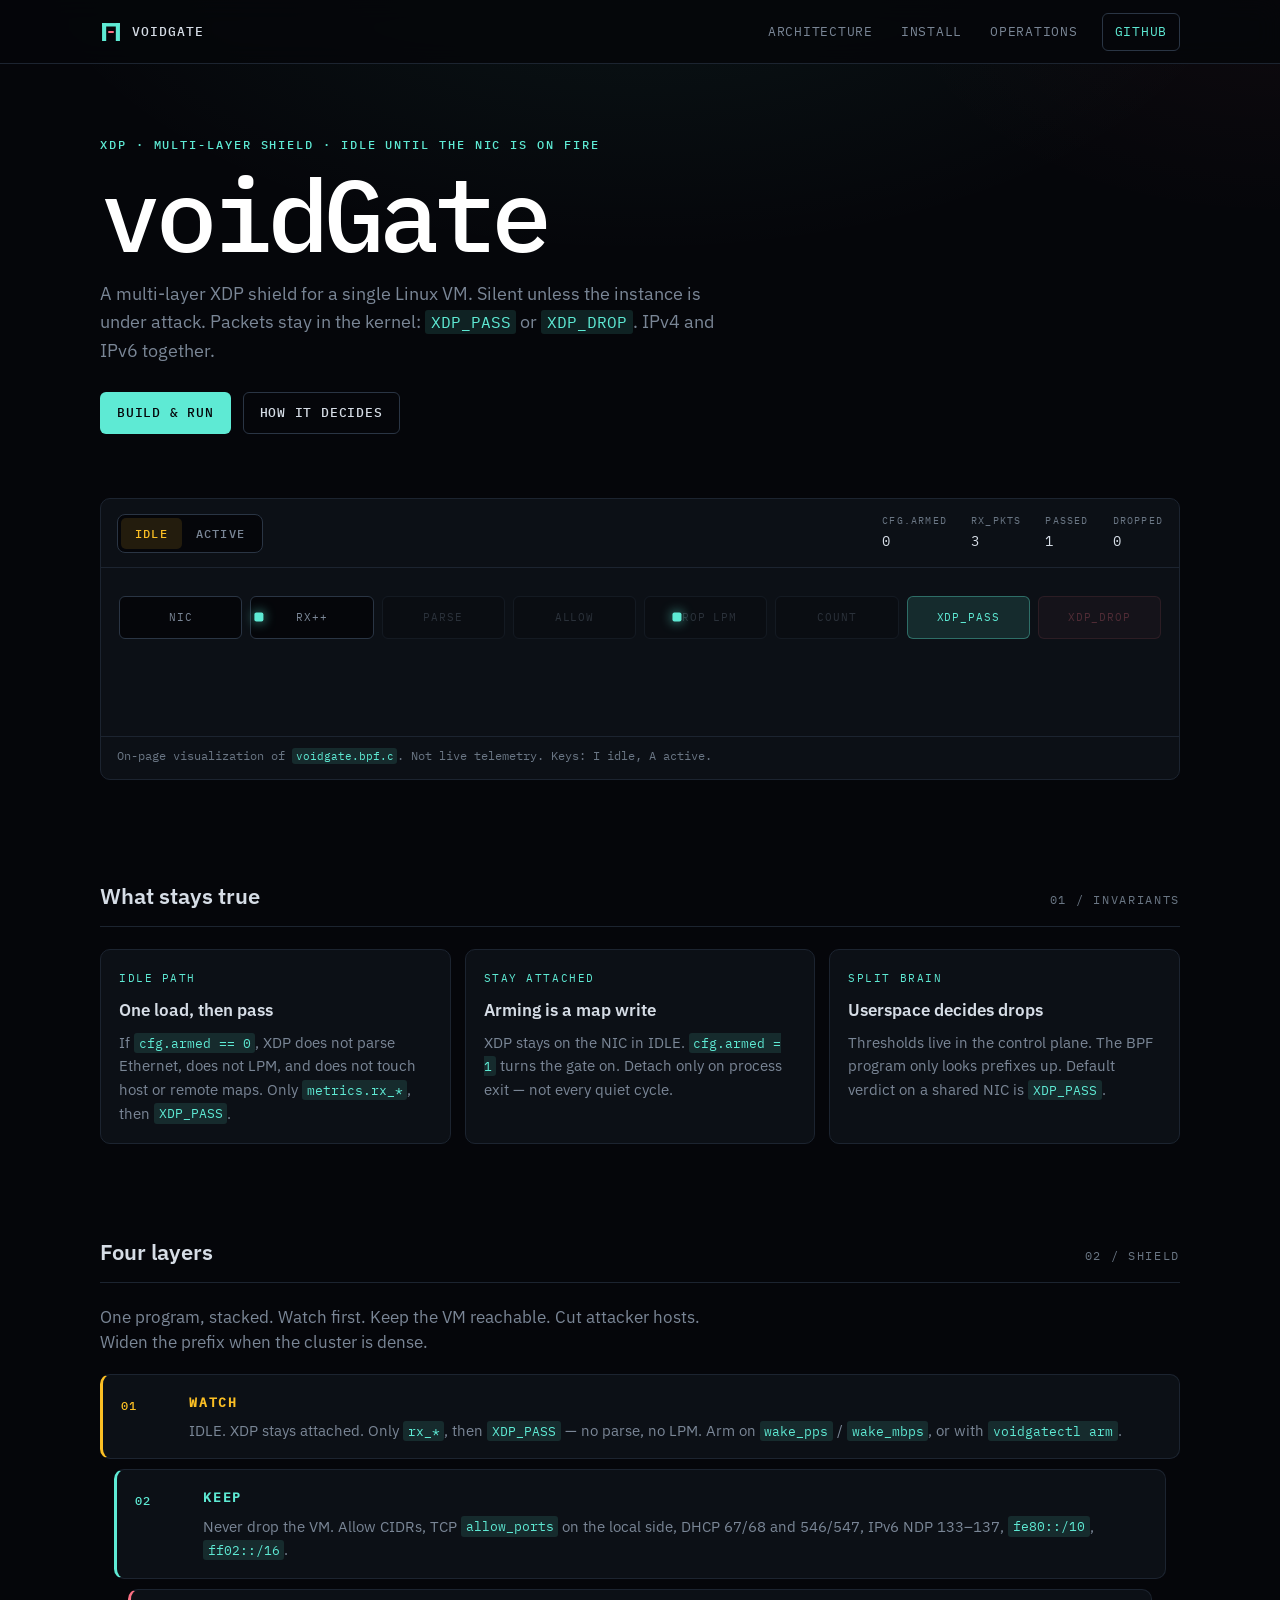
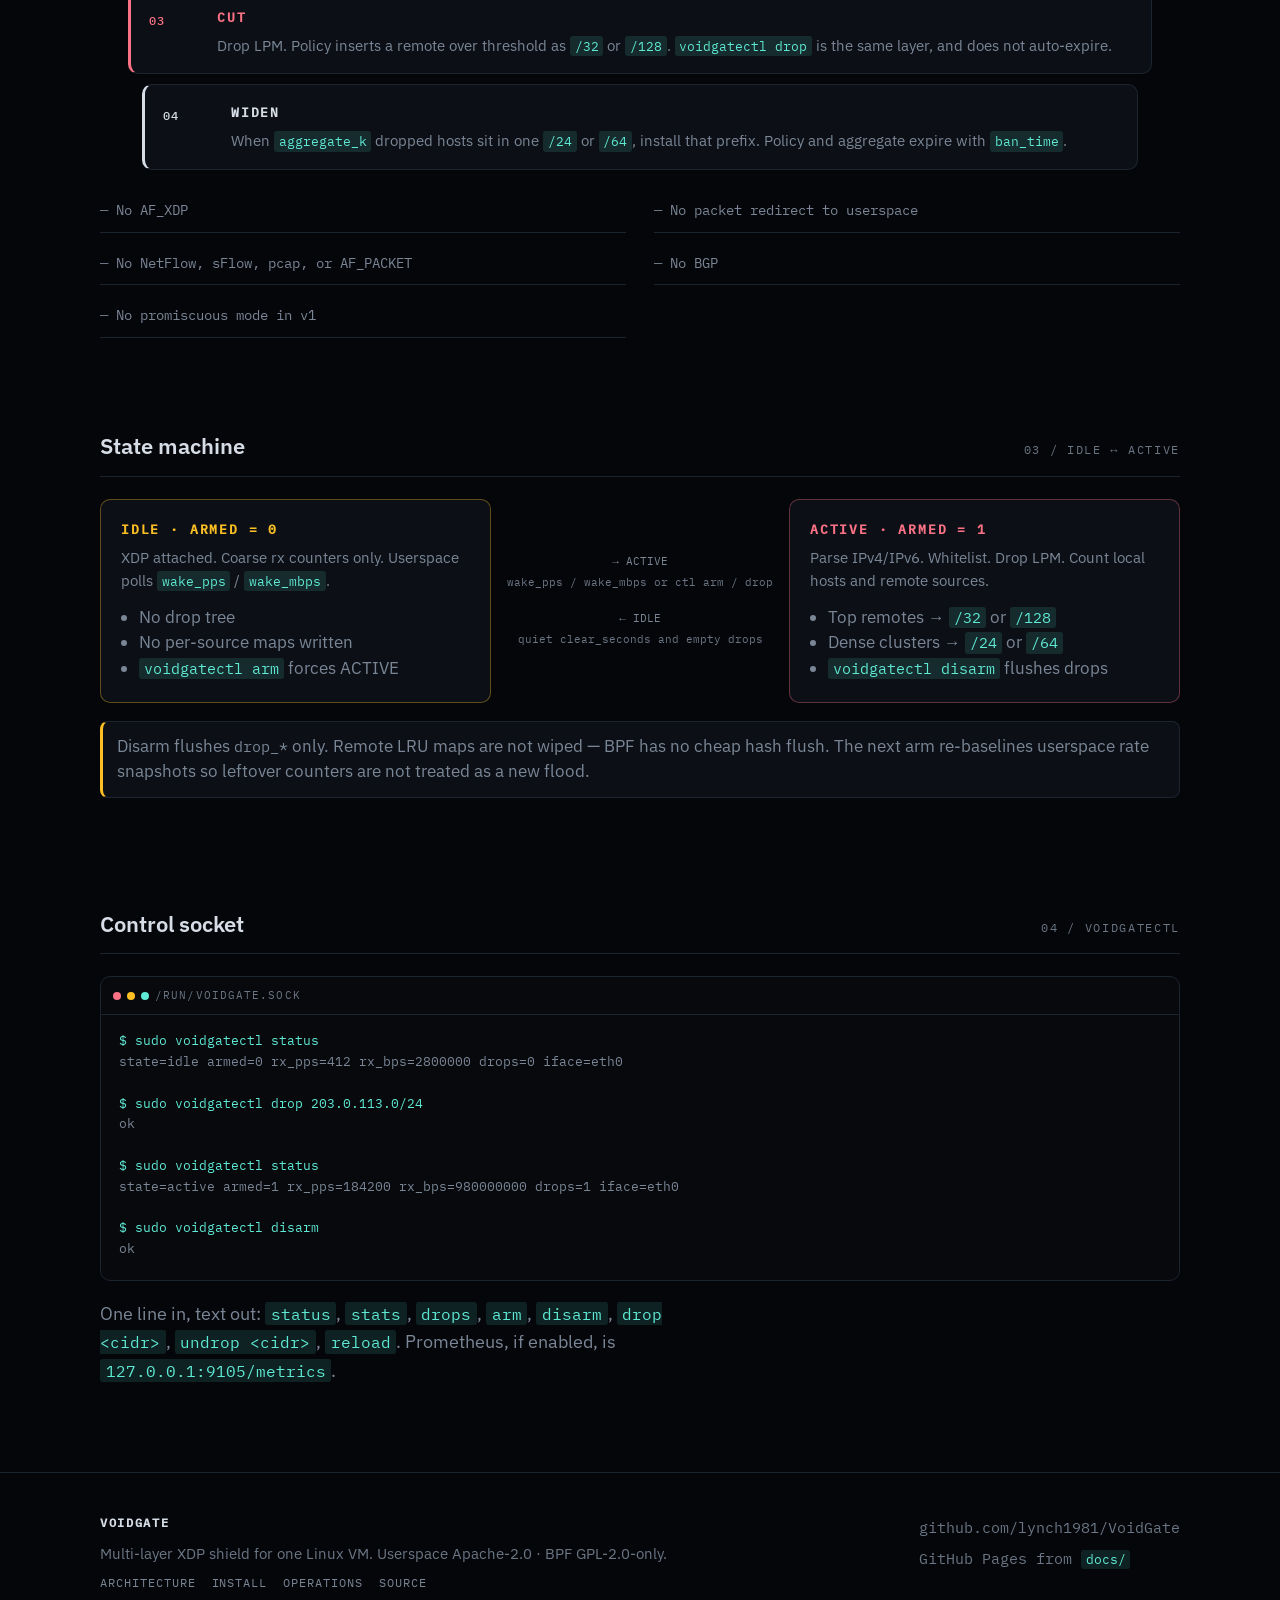
<file: docs/index.html>
<!DOCTYPE html>
<html lang="en">
<head>
    <meta charset="utf-8">
    <meta name="viewport" content="width=device-width, initial-scale=1">
    <title>voidGate — multi-layer XDP shield</title>
    <meta name="description" content="Multi-layer XDP shield for a single Linux VM. Silent unless the instance is under attack. XDP_PASS or XDP_DROP only.">
    <meta name="theme-color" content="#05060a">
    <link rel="icon" href="img/favicon.svg" type="image/svg+xml">
    <link rel="canonical" href="https://lynch1981.github.io/VoidGate/">
    <meta property="og:title" content="voidGate">
    <meta property="og:description" content="Multi-layer XDP shield for one Linux VM. Silent unless the instance is under attack.">
    <meta property="og:type" content="website">
    <meta property="og:url" content="https://lynch1981.github.io/VoidGate/">
    <link rel="preload" href="fonts/ibm-plex-sans-400.woff2" as="font" type="font/woff2" crossorigin>
    <link rel="preload" href="fonts/ibm-plex-mono-400.woff2" as="font" type="font/woff2" crossorigin>
    <link rel="stylesheet" href="css/site.css">
</head>
<body>
    <a class="skip" href="#main">Skip to content</a>
    <header class="site-header">
        <div class="wrap header-inner">
            <a class="brand" href="index.html">
                <img src="img/mark.svg" width="22" height="22" alt="">
                voidGate
            </a>
            <button class="nav-toggle" type="button" aria-expanded="false" aria-controls="site-nav">Menu</button>
            <nav id="site-nav" class="site-nav">
                <a href="architecture.html">Architecture</a>
                <a href="install.html">Install</a>
                <a href="operations.html">Operations</a>
                <a class="nav-ext" href="https://github.com/lynch1981/VoidGate">GitHub</a>
            </nav>
        </div>
    </header>

    <main id="main">
        <section class="hero wrap">
            <p class="kicker">XDP · multi-layer shield · idle until the NIC is on fire</p>
            <h1 class="display">voidGate</h1>
            <p class="lede">A multi-layer XDP shield for a single Linux VM. Silent unless the instance is under attack. Packets stay in the kernel: <code>XDP_PASS</code> or <code>XDP_DROP</code>. IPv4 and IPv6 together.</p>
            <div class="hero-actions">
                <a class="btn btn-pass" href="install.html">Build &amp; run</a>
                <a class="btn btn-ghost" href="architecture.html">How it decides</a>
            </div>
        </section>

        <div class="wrap">
            <section class="datapath" data-gate tabindex="0" aria-label="Datapath visualization">
                <div class="datapath-head">
                    <div class="seg" role="tablist" aria-label="Gate state">
                        <button type="button" role="tab" data-arm="0" aria-selected="true">Idle</button>
                        <button type="button" role="tab" data-arm="1" aria-selected="false">Active</button>
                    </div>
                    <dl class="metrics">
                        <div>
                            <dt>cfg.armed</dt>
                            <dd data-m="armed">0</dd>
                        </div>
                        <div>
                            <dt>rx_pkts</dt>
                            <dd data-m="rx">0</dd>
                        </div>
                        <div>
                            <dt>passed</dt>
                            <dd data-m="passed">0</dd>
                        </div>
                        <div>
                            <dt>dropped</dt>
                            <dd data-m="dropped">0</dd>
                        </div>
                    </dl>
                </div>
                <div class="datapath-body">
                    <ol class="stages">
                        <li data-stage="nic">NIC</li>
                        <li data-stage="rx">rx++</li>
                        <li data-stage="parse" class="armed-only">parse</li>
                        <li data-stage="allow" class="armed-only">allow</li>
                        <li data-stage="drop" class="armed-only">drop LPM</li>
                        <li data-stage="count" class="armed-only">count</li>
                        <li data-stage="pass" class="verdict pass">XDP_PASS</li>
                        <li data-stage="dropv" class="verdict drop armed-only">XDP_DROP</li>
                    </ol>
                    <div class="datapath-lane" aria-hidden="true"></div>
                </div>
                <p class="datapath-note">On-page visualization of <code>voidgate.bpf.c</code>. Not live telemetry. Keys: I idle, A active.</p>
            </section>
        </div>

        <section class="section wrap">
            <div class="section-head">
                <h2>What stays true</h2>
                <span class="idx">01 / invariants</span>
            </div>
            <div class="facts">
                <article class="fact">
                    <p class="tag">Idle path</p>
                    <h3>One load, then pass</h3>
                    <p>If <code>cfg.armed == 0</code>, XDP does not parse Ethernet, does not LPM, and does not touch host or remote maps. Only <code>metrics.rx_*</code>, then <code>XDP_PASS</code>.</p>
                </article>
                <article class="fact">
                    <p class="tag">Stay attached</p>
                    <h3>Arming is a map write</h3>
                    <p>XDP stays on the NIC in IDLE. <code>cfg.armed = 1</code> turns the gate on. Detach only on process exit — not every quiet cycle.</p>
                </article>
                <article class="fact">
                    <p class="tag">Split brain</p>
                    <h3>Userspace decides drops</h3>
                    <p>Thresholds live in the control plane. The BPF program only looks prefixes up. Default verdict on a shared NIC is <code>XDP_PASS</code>.</p>
                </article>
            </div>
        </section>

        <section class="section wrap">
            <div class="section-head">
                <h2>Four layers</h2>
                <span class="idx">02 / shield</span>
            </div>
            <p class="section-lede">One program, stacked. Watch first. Keep the VM reachable. Cut attacker hosts. Widen the prefix when the cluster is dense.</p>
            <ol class="shield">
                <li class="watch">
                    <span class="layer-idx">01</span>
                    <div>
                        <h3>Watch</h3>
                        <p>IDLE. XDP stays attached. Only <code>rx_*</code>, then <code>XDP_PASS</code> — no parse, no LPM. Arm on <code>wake_pps</code> / <code>wake_mbps</code>, or with <code>voidgatectl arm</code>.</p>
                    </div>
                </li>
                <li class="keep">
                    <span class="layer-idx">02</span>
                    <div>
                        <h3>Keep</h3>
                        <p>Never drop the VM. Allow CIDRs, TCP <code>allow_ports</code> on the local side, DHCP 67/68 and 546/547, IPv6 NDP 133–137, <code>fe80::/10</code>, <code>ff02::/16</code>.</p>
                    </div>
                </li>
                <li class="cut">
                    <span class="layer-idx">03</span>
                    <div>
                        <h3>Cut</h3>
                        <p>Drop LPM. Policy inserts a remote over threshold as <code>/32</code> or <code>/128</code>. <code>voidgatectl drop</code> is the same layer, and does not auto-expire.</p>
                    </div>
                </li>
                <li class="widen">
                    <span class="layer-idx">04</span>
                    <div>
                        <h3>Widen</h3>
                        <p>When <code>aggregate_k</code> dropped hosts sit in one <code>/24</code> or <code>/64</code>, install that prefix. Policy and aggregate expire with <code>ban_time</code>.</p>
                    </div>
                </li>
            </ol>
            <ul class="nogo">
                <li>No AF_XDP</li>
                <li>No packet redirect to userspace</li>
                <li>No NetFlow, sFlow, pcap, or AF_PACKET</li>
                <li>No BGP</li>
                <li>No promiscuous mode in v1</li>
            </ul>
        </section>

        <section class="section wrap">
            <div class="section-head">
                <h2>State machine</h2>
                <span class="idx">03 / idle ↔ active</span>
            </div>
            <div class="machine">
                <article class="idle">
                    <h3>Idle · armed = 0</h3>
                    <p>XDP attached. Coarse rx counters only. Userspace polls <code>wake_pps</code> / <code>wake_mbps</code>.</p>
                    <ul>
                        <li>No drop tree</li>
                        <li>No per-source maps written</li>
                        <li><code>voidgatectl arm</code> forces ACTIVE</li>
                    </ul>
                </article>
                <div class="arrows">
                    <div>
                        → ACTIVE
                        <span>wake_pps / wake_mbps or ctl arm / drop</span>
                    </div>
                    <div>
                        ← IDLE
                        <span>quiet clear_seconds and empty drops</span>
                    </div>
                </div>
                <article class="active">
                    <h3>Active · armed = 1</h3>
                    <p>Parse IPv4/IPv6. Whitelist. Drop LPM. Count local hosts and remote sources.</p>
                    <ul>
                        <li>Top remotes → <code>/32</code> or <code>/128</code></li>
                        <li>Dense clusters → <code>/24</code> or <code>/64</code></li>
                        <li><code>voidgatectl disarm</code> flushes drops</li>
                    </ul>
                </article>
            </div>
            <aside class="note idle">Disarm flushes <code>drop_*</code> only. Remote LRU maps are not wiped — BPF has no cheap hash flush. The next arm re-baselines userspace rate snapshots so leftover counters are not treated as a new flood.</aside>
        </section>

        <section class="section wrap">
            <div class="section-head">
                <h2>Control socket</h2>
                <span class="idx">04 / voidgatectl</span>
            </div>
            <div class="term">
                <div class="term-bar"><i></i><i></i><i></i> /run/voidgate.sock</div>
                <pre><span class="cmd">$ sudo voidgatectl status</span>
<span class="out">state=idle armed=0 rx_pps=412 rx_bps=2800000 drops=0 iface=eth0</span>

<span class="cmd">$ sudo voidgatectl drop 203.0.113.0/24</span>
<span class="out">ok</span>

<span class="cmd">$ sudo voidgatectl status</span>
<span class="out">state=active armed=1 rx_pps=184200 rx_bps=980000000 drops=1 iface=eth0</span>

<span class="cmd">$ sudo voidgatectl disarm</span>
<span class="out">ok</span></pre>
            </div>
            <p class="lede">One line in, text out: <code>status</code>, <code>stats</code>, <code>drops</code>, <code>arm</code>, <code>disarm</code>, <code>drop &lt;cidr&gt;</code>, <code>undrop &lt;cidr&gt;</code>, <code>reload</code>. Prometheus, if enabled, is <code>127.0.0.1:9105/metrics</code>.</p>
        </section>
    </main>

    <footer class="site-footer">
        <div class="wrap footer-inner">
            <div>
                <strong>voidGate</strong>
                <p>Multi-layer XDP shield for one Linux VM. Userspace Apache-2.0 · BPF GPL-2.0-only.</p>
                <div class="footer-nav">
                    <a href="architecture.html">Architecture</a>
                    <a href="install.html">Install</a>
                    <a href="operations.html">Operations</a>
                    <a href="https://github.com/lynch1981/VoidGate">Source</a>
                </div>
            </div>
            <div class="footer-meta">
                <p>github.com/lynch1981/VoidGate</p>
                <p>GitHub Pages from <code>docs/</code></p>
            </div>
        </div>
    </footer>
    <script src="js/site.js"></script>
    <script src="js/datapath.js"></script>
</body>
</html>
</file>
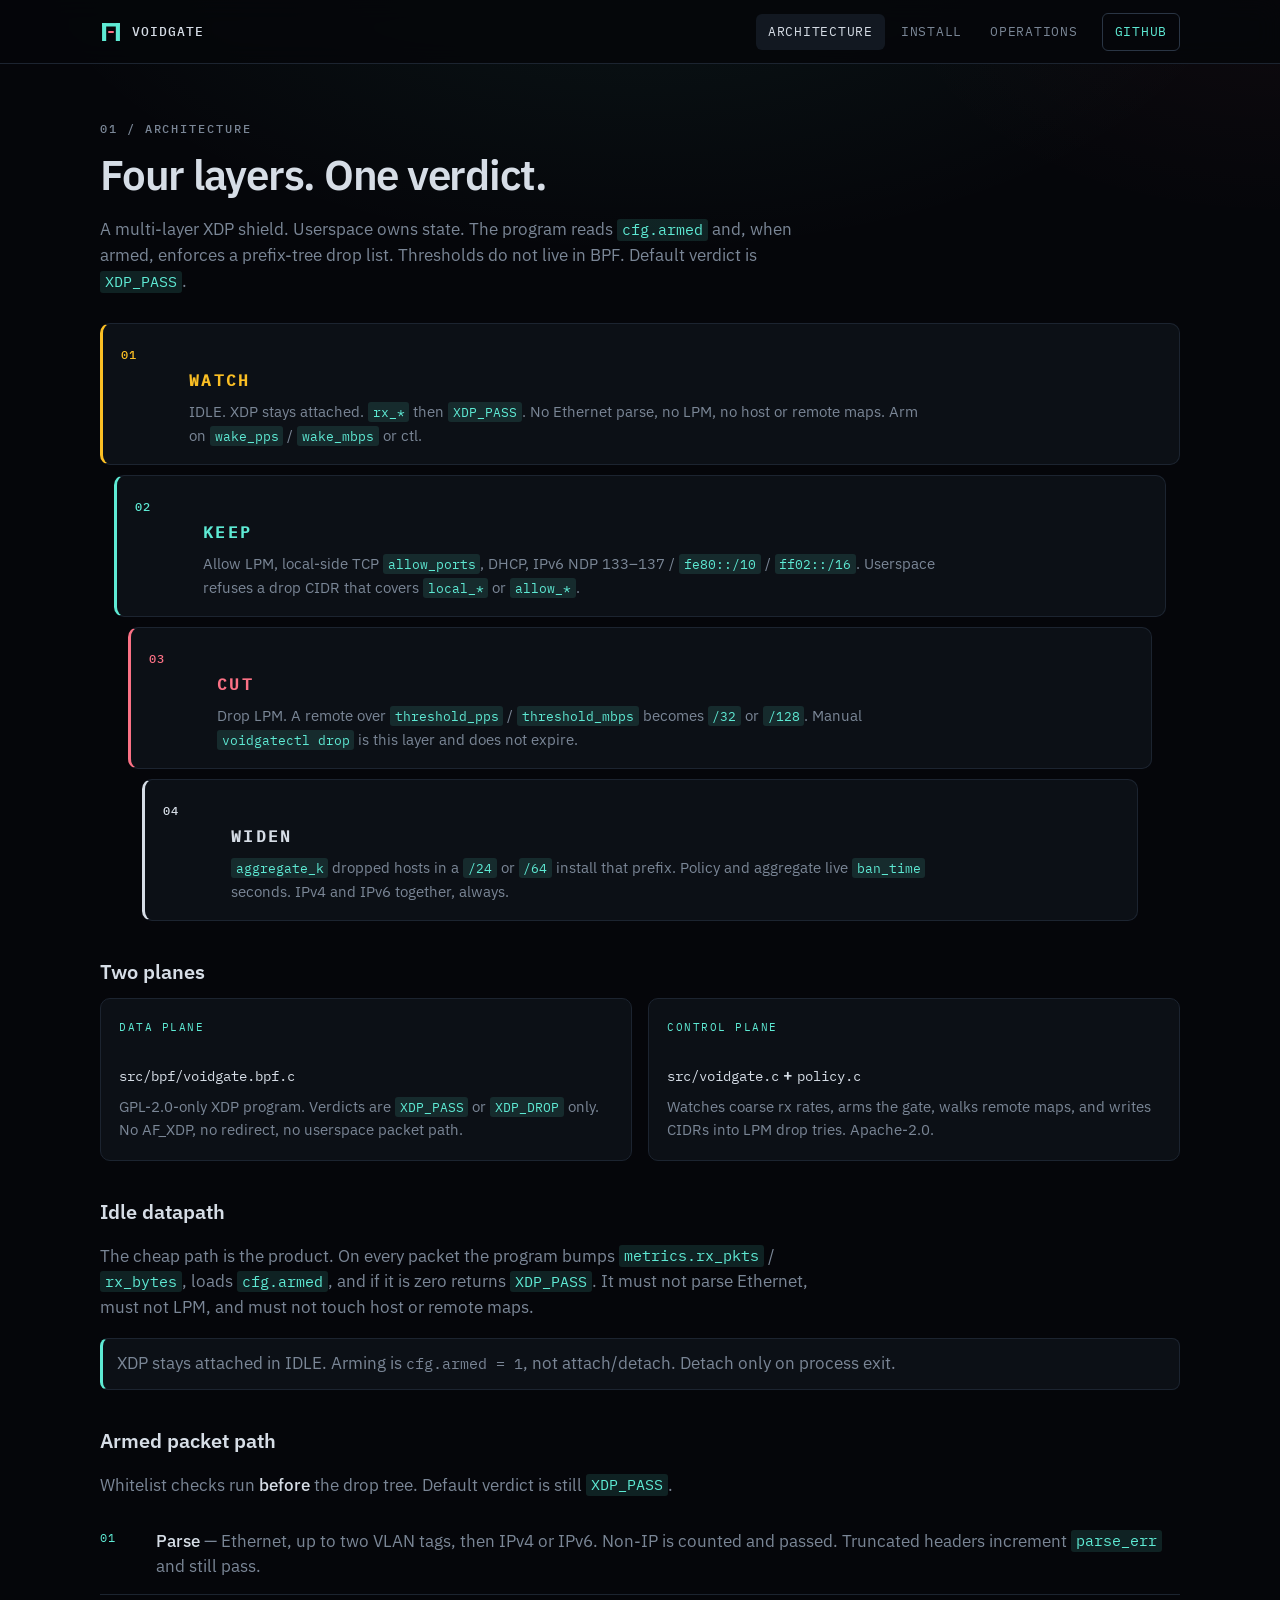
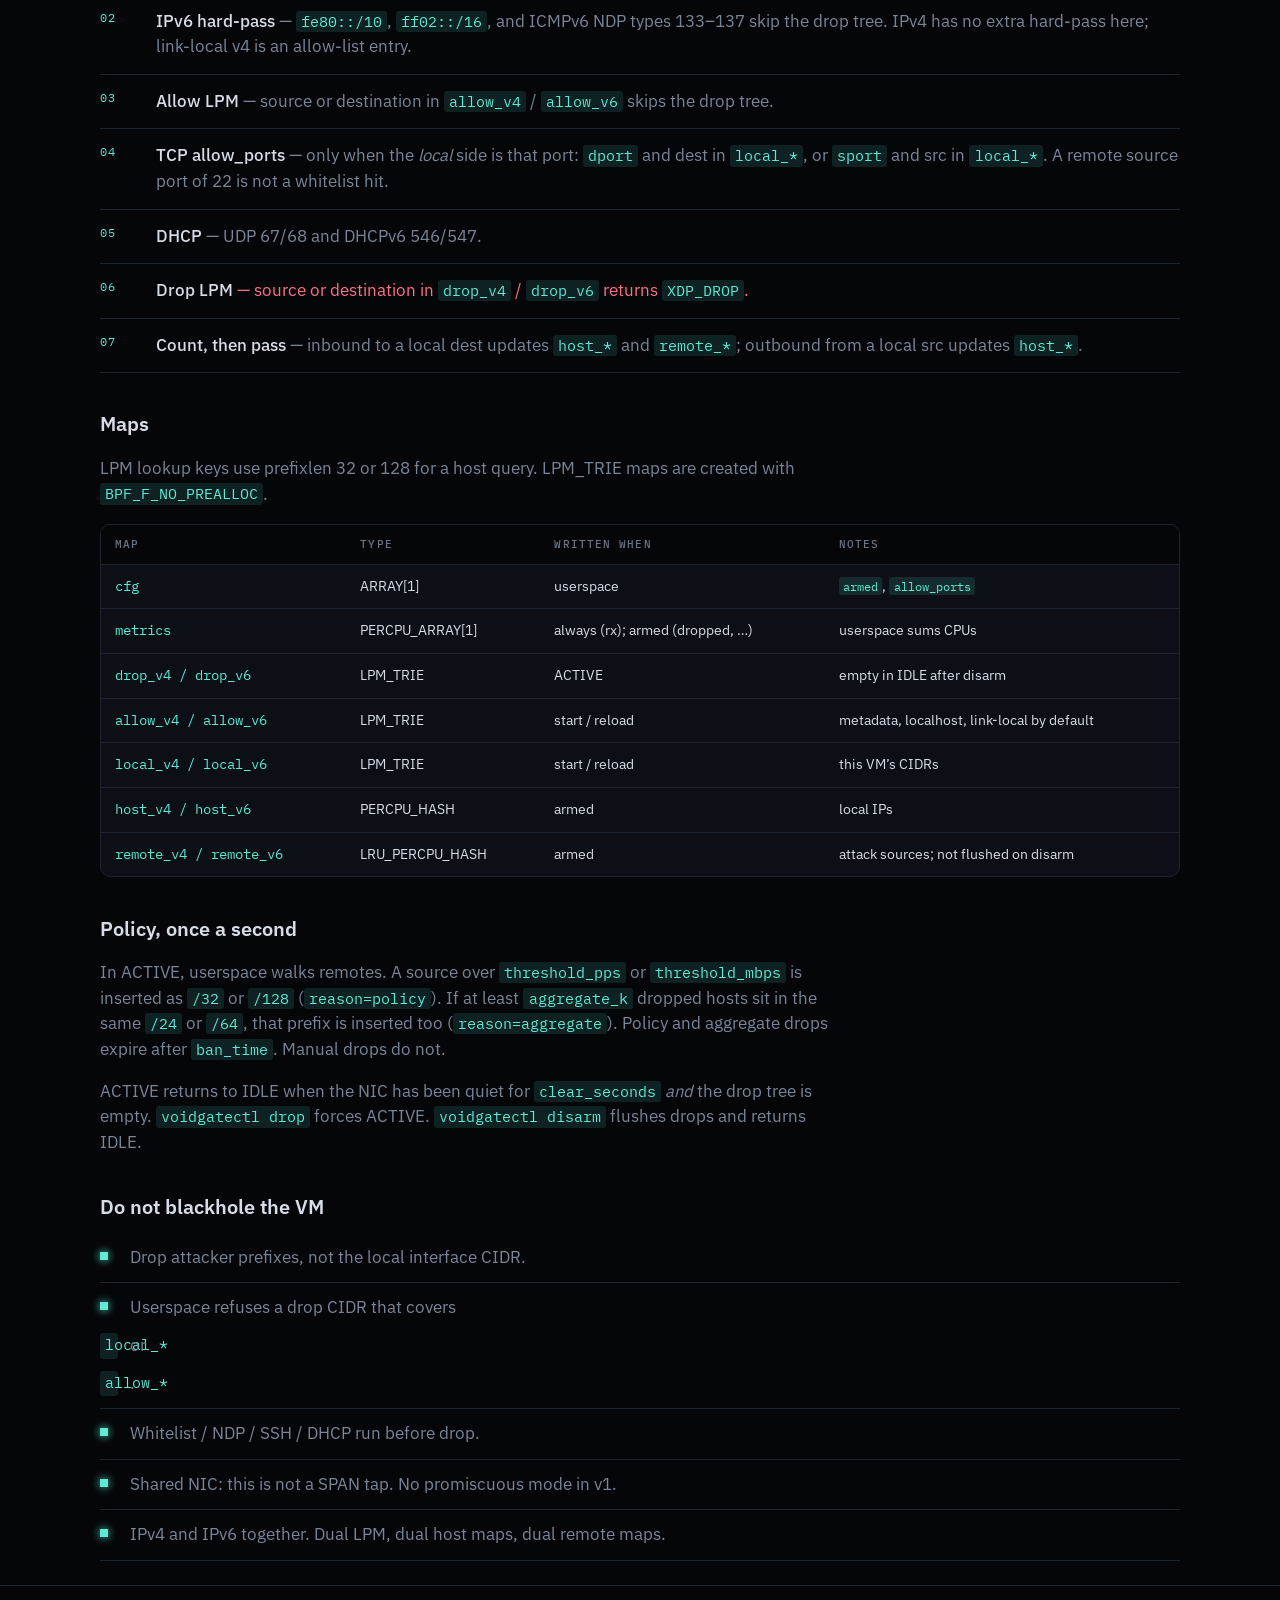
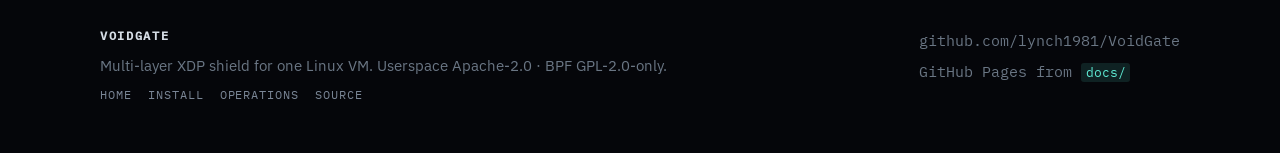
<file: docs/architecture.html>
<!DOCTYPE html>
<html lang="en">
<head>
    <meta charset="utf-8">
    <meta name="viewport" content="width=device-width, initial-scale=1">
    <title>Architecture — voidGate</title>
    <meta name="description" content="voidGate as a four-layer XDP shield: watch, keep, cut, widen. Data plane vs control plane, maps, and invariants.">
    <meta name="theme-color" content="#05060a">
    <link rel="icon" href="img/favicon.svg" type="image/svg+xml">
    <link rel="canonical" href="https://lynch1981.github.io/VoidGate/architecture.html">
    <meta property="og:title" content="Architecture — voidGate">
    <meta property="og:description" content="Four-layer XDP shield. Control plane decides CIDRs. XDP only looks them up.">
    <meta property="og:type" content="website">
    <meta property="og:url" content="https://lynch1981.github.io/VoidGate/architecture.html">
    <link rel="preload" href="fonts/ibm-plex-sans-400.woff2" as="font" type="font/woff2" crossorigin>
    <link rel="preload" href="fonts/ibm-plex-mono-400.woff2" as="font" type="font/woff2" crossorigin>
    <link rel="stylesheet" href="css/site.css">
</head>
<body>
    <a class="skip" href="#main">Skip to content</a>
    <header class="site-header">
        <div class="wrap header-inner">
            <a class="brand" href="index.html">
                <img src="img/mark.svg" width="22" height="22" alt="">
                voidGate
            </a>
            <button class="nav-toggle" type="button" aria-expanded="false" aria-controls="site-nav">Menu</button>
            <nav id="site-nav" class="site-nav">
                <a href="architecture.html">Architecture</a>
                <a href="install.html">Install</a>
                <a href="operations.html">Operations</a>
                <a class="nav-ext" href="https://github.com/lynch1981/VoidGate">GitHub</a>
            </nav>
        </div>
    </header>

    <main id="main" class="wrap prose">
        <header class="page-head">
            <p class="kicker">01 / architecture</p>
            <h1>Four layers. One verdict.</h1>
            <p class="lede">A multi-layer XDP shield. Userspace owns state. The program reads <code>cfg.armed</code> and, when armed, enforces a prefix-tree drop list. Thresholds do not live in BPF. Default verdict is <code>XDP_PASS</code>.</p>
        </header>

        <ol class="shield">
            <li class="watch">
                <span class="layer-idx">01</span>
                <div>
                    <h3>Watch</h3>
                    <p>IDLE. XDP stays attached. <code>rx_*</code> then <code>XDP_PASS</code>. No Ethernet parse, no LPM, no host or remote maps. Arm on <code>wake_pps</code> / <code>wake_mbps</code> or ctl.</p>
                </div>
            </li>
            <li class="keep">
                <span class="layer-idx">02</span>
                <div>
                    <h3>Keep</h3>
                    <p>Allow LPM, local-side TCP <code>allow_ports</code>, DHCP, IPv6 NDP 133–137 / <code>fe80::/10</code> / <code>ff02::/16</code>. Userspace refuses a drop CIDR that covers <code>local_*</code> or <code>allow_*</code>.</p>
                </div>
            </li>
            <li class="cut">
                <span class="layer-idx">03</span>
                <div>
                    <h3>Cut</h3>
                    <p>Drop LPM. A remote over <code>threshold_pps</code> / <code>threshold_mbps</code> becomes <code>/32</code> or <code>/128</code>. Manual <code>voidgatectl drop</code> is this layer and does not expire.</p>
                </div>
            </li>
            <li class="widen">
                <span class="layer-idx">04</span>
                <div>
                    <h3>Widen</h3>
                    <p><code>aggregate_k</code> dropped hosts in a <code>/24</code> or <code>/64</code> install that prefix. Policy and aggregate live <code>ban_time</code> seconds. IPv4 and IPv6 together, always.</p>
                </div>
            </li>
        </ol>

        <h2>Two planes</h2>
        <div class="two">
            <article class="fact">
                <p class="tag">Data plane</p>
                <h3><code>src/bpf/voidgate.bpf.c</code></h3>
                <p>GPL-2.0-only XDP program. Verdicts are <code>XDP_PASS</code> or <code>XDP_DROP</code> only. No AF_XDP, no redirect, no userspace packet path.</p>
            </article>
            <article class="fact">
                <p class="tag">Control plane</p>
                <h3><code>src/voidgate.c</code> + <code>policy.c</code></h3>
                <p>Watches coarse rx rates, arms the gate, walks remote maps, and writes CIDRs into LPM drop tries. Apache-2.0.</p>
            </article>
        </div>

        <h2>Idle datapath</h2>
        <p>The cheap path is the product. On every packet the program bumps <code>metrics.rx_pkts</code> / <code>rx_bytes</code>, loads <code>cfg.armed</code>, and if it is zero returns <code>XDP_PASS</code>. It must not parse Ethernet, must not LPM, and must not touch host or remote maps.</p>
        <aside class="note ok">XDP stays attached in IDLE. Arming is <code>cfg.armed = 1</code>, not attach/detach. Detach only on process exit.</aside>

        <h2>Armed packet path</h2>
        <p>Whitelist checks run <strong>before</strong> the drop tree. Default verdict is still <code>XDP_PASS</code>.</p>
        <ol class="path">
            <li><strong>Parse</strong> — Ethernet, up to two VLAN tags, then IPv4 or IPv6. Non-IP is counted and passed. Truncated headers increment <code>parse_err</code> and still pass.</li>
            <li><strong>IPv6 hard-pass</strong> — <code>fe80::/10</code>, <code>ff02::/16</code>, and ICMPv6 NDP types 133–137 skip the drop tree. IPv4 has no extra hard-pass here; link-local v4 is an allow-list entry.</li>
            <li><strong>Allow LPM</strong> — source or destination in <code>allow_v4</code> / <code>allow_v6</code> skips the drop tree.</li>
            <li><strong>TCP allow_ports</strong> — only when the <em>local</em> side is that port: <code>dport</code> and dest in <code>local_*</code>, or <code>sport</code> and src in <code>local_*</code>. A remote source port of 22 is not a whitelist hit.</li>
            <li><strong>DHCP</strong> — UDP 67/68 and DHCPv6 546/547.</li>
            <li class="drop-step"><strong>Drop LPM</strong> — source or destination in <code>drop_v4</code> / <code>drop_v6</code> returns <code>XDP_DROP</code>.</li>
            <li><strong>Count, then pass</strong> — inbound to a local dest updates <code>host_*</code> and <code>remote_*</code>; outbound from a local src updates <code>host_*</code>.</li>
        </ol>

        <h2>Maps</h2>
        <p>LPM lookup keys use prefixlen 32 or 128 for a host query. LPM_TRIE maps are created with <code>BPF_F_NO_PREALLOC</code>.</p>
        <div class="grid-table-wrap">
            <table class="grid-table">
                <thead>
                    <tr>
                        <th>Map</th>
                        <th>Type</th>
                        <th>Written when</th>
                        <th>Notes</th>
                    </tr>
                </thead>
                <tbody>
                    <tr>
                        <td>cfg</td>
                        <td>ARRAY[1]</td>
                        <td>userspace</td>
                        <td><code>armed</code>, <code>allow_ports</code></td>
                    </tr>
                    <tr>
                        <td>metrics</td>
                        <td>PERCPU_ARRAY[1]</td>
                        <td>always (rx); armed (dropped, …)</td>
                        <td>userspace sums CPUs</td>
                    </tr>
                    <tr>
                        <td>drop_v4 / drop_v6</td>
                        <td>LPM_TRIE</td>
                        <td>ACTIVE</td>
                        <td>empty in IDLE after disarm</td>
                    </tr>
                    <tr>
                        <td>allow_v4 / allow_v6</td>
                        <td>LPM_TRIE</td>
                        <td>start / reload</td>
                        <td>metadata, localhost, link-local by default</td>
                    </tr>
                    <tr>
                        <td>local_v4 / local_v6</td>
                        <td>LPM_TRIE</td>
                        <td>start / reload</td>
                        <td>this VM’s CIDRs</td>
                    </tr>
                    <tr>
                        <td>host_v4 / host_v6</td>
                        <td>PERCPU_HASH</td>
                        <td>armed</td>
                        <td>local IPs</td>
                    </tr>
                    <tr>
                        <td>remote_v4 / remote_v6</td>
                        <td>LRU_PERCPU_HASH</td>
                        <td>armed</td>
                        <td>attack sources; not flushed on disarm</td>
                    </tr>
                </tbody>
            </table>
        </div>

        <h2>Policy, once a second</h2>
        <p>In ACTIVE, userspace walks remotes. A source over <code>threshold_pps</code> or <code>threshold_mbps</code> is inserted as <code>/32</code> or <code>/128</code> (<code>reason=policy</code>). If at least <code>aggregate_k</code> dropped hosts sit in the same <code>/24</code> or <code>/64</code>, that prefix is inserted too (<code>reason=aggregate</code>). Policy and aggregate drops expire after <code>ban_time</code>. Manual drops do not.</p>
        <p>ACTIVE returns to IDLE when the NIC has been quiet for <code>clear_seconds</code> <em>and</em> the drop tree is empty. <code>voidgatectl drop</code> forces ACTIVE. <code>voidgatectl disarm</code> flushes drops and returns IDLE.</p>

        <h2>Do not blackhole the VM</h2>
        <ul class="checks">
            <li>Drop attacker prefixes, not the local interface CIDR.</li>
            <li>Userspace refuses a drop CIDR that covers <code>local_*</code> or <code>allow_*</code>.</li>
            <li>Whitelist / NDP / SSH / DHCP run before drop.</li>
            <li>Shared NIC: this is not a SPAN tap. No promiscuous mode in v1.</li>
            <li>IPv4 and IPv6 together. Dual LPM, dual host maps, dual remote maps.</li>
        </ul>
    </main>

    <footer class="site-footer">
        <div class="wrap footer-inner">
            <div>
                <strong>voidGate</strong>
                <p>Multi-layer XDP shield for one Linux VM. Userspace Apache-2.0 · BPF GPL-2.0-only.</p>
                <div class="footer-nav">
                    <a href="index.html">Home</a>
                    <a href="install.html">Install</a>
                    <a href="operations.html">Operations</a>
                    <a href="https://github.com/lynch1981/VoidGate">Source</a>
                </div>
            </div>
            <div class="footer-meta">
                <p>github.com/lynch1981/VoidGate</p>
                <p>GitHub Pages from <code>docs/</code></p>
            </div>
        </div>
    </footer>
    <script src="js/site.js"></script>
</body>
</html>
</file>
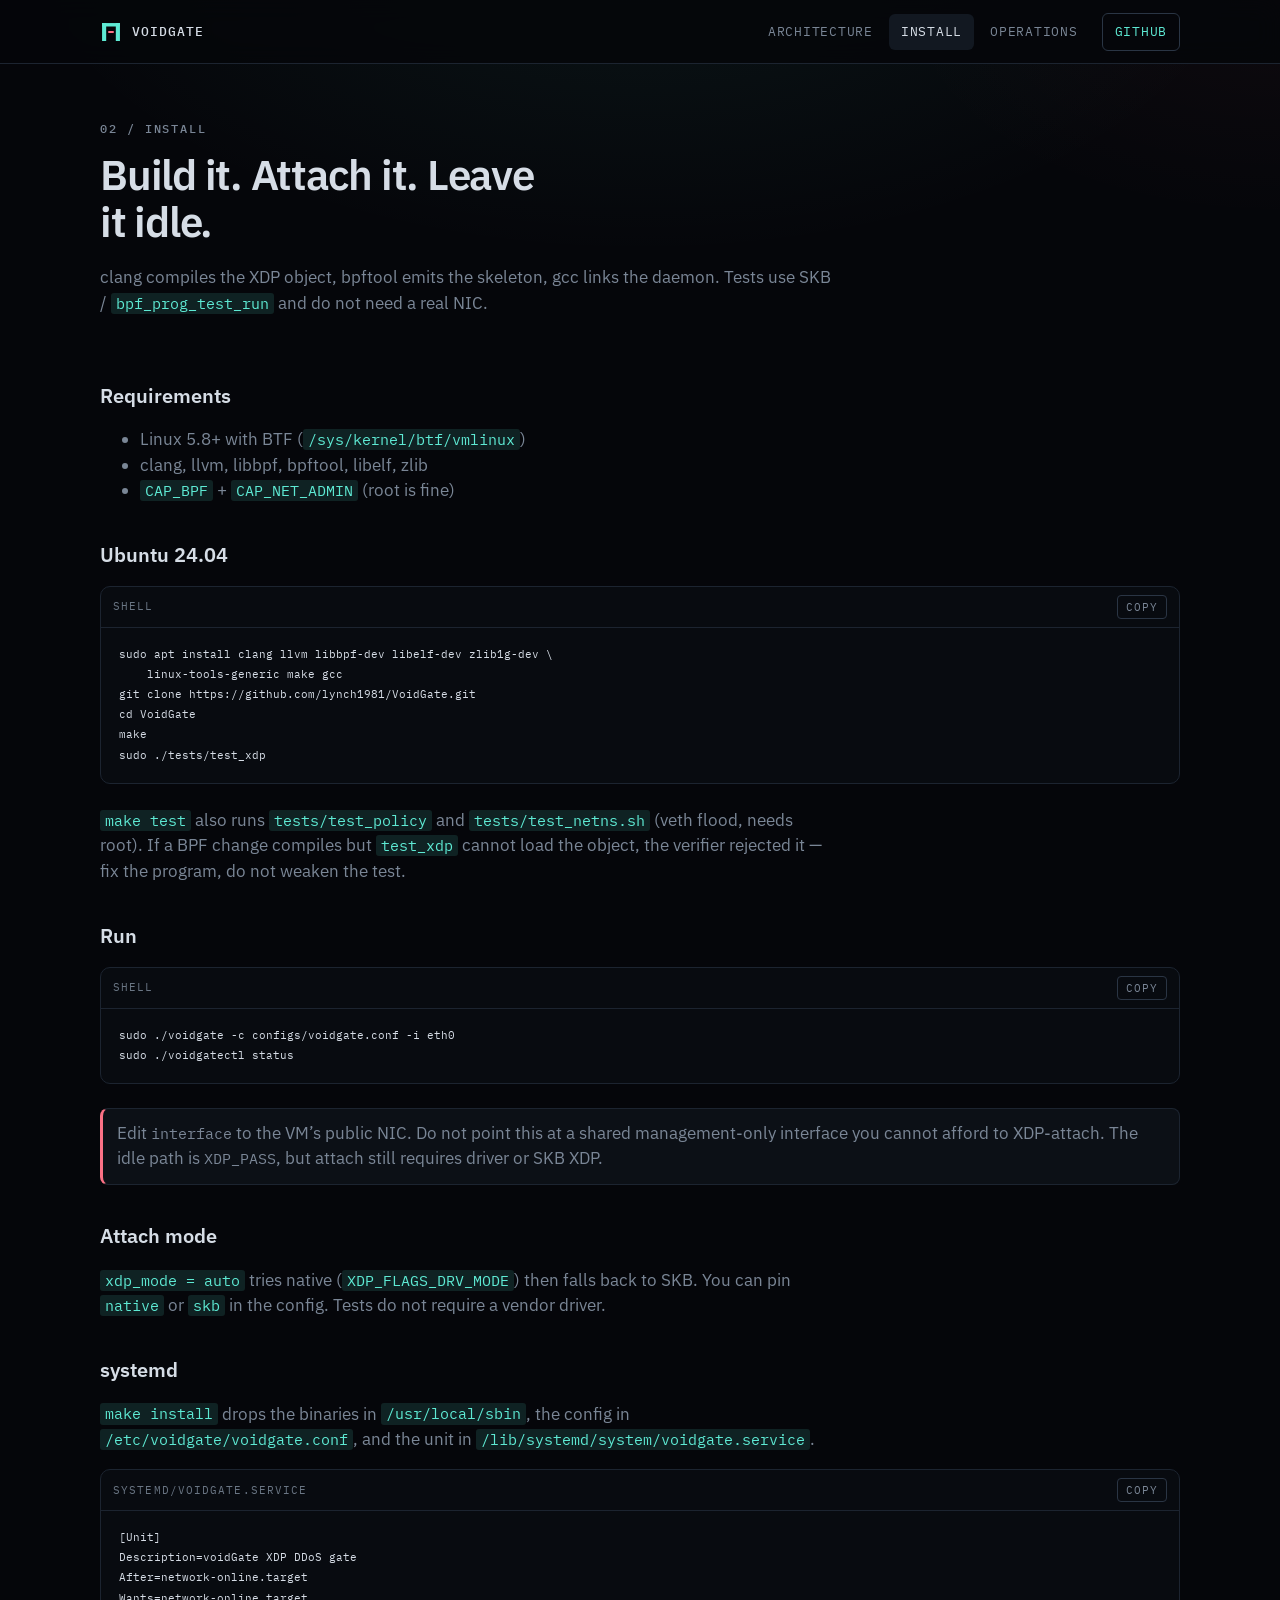
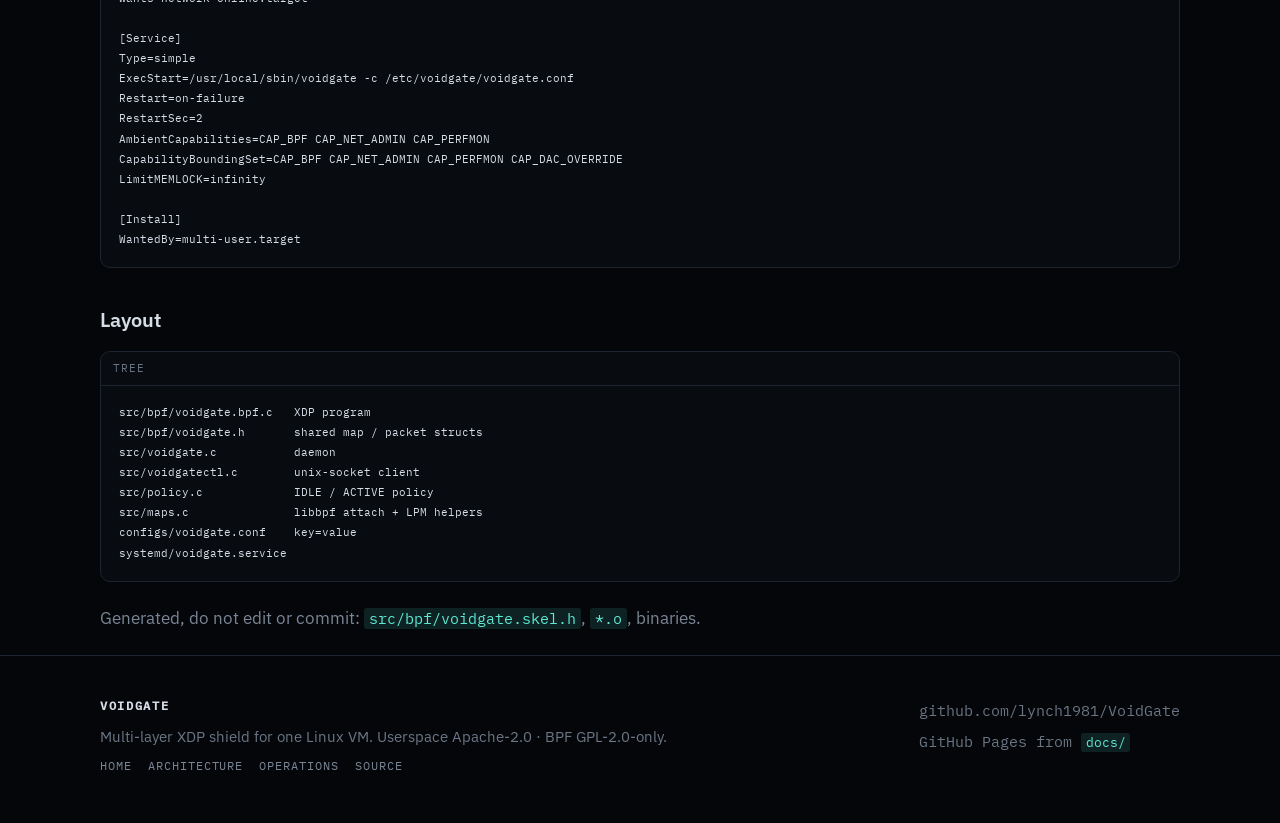
<file: docs/install.html>
<!DOCTYPE html>
<html lang="en">
<head>
    <meta charset="utf-8">
    <meta name="viewport" content="width=device-width, initial-scale=1">
    <title>Install — voidGate</title>
    <meta name="description" content="Build and run voidGate: Linux 5.8+ with BTF, libbpf, native XDP then SKB fallback, systemd unit.">
    <meta name="theme-color" content="#05060a">
    <link rel="icon" href="img/favicon.svg" type="image/svg+xml">
    <link rel="canonical" href="https://lynch1981.github.io/VoidGate/install.html">
    <meta property="og:title" content="Install — voidGate">
    <meta property="og:description" content="clang, libbpf, make, attach XDP, keep the idle path cheap.">
    <meta property="og:type" content="website">
    <meta property="og:url" content="https://lynch1981.github.io/VoidGate/install.html">
    <link rel="preload" href="fonts/ibm-plex-sans-400.woff2" as="font" type="font/woff2" crossorigin>
    <link rel="preload" href="fonts/ibm-plex-mono-400.woff2" as="font" type="font/woff2" crossorigin>
    <link rel="stylesheet" href="css/site.css">
</head>
<body>
    <a class="skip" href="#main">Skip to content</a>
    <header class="site-header">
        <div class="wrap header-inner">
            <a class="brand" href="index.html">
                <img src="img/mark.svg" width="22" height="22" alt="">
                voidGate
            </a>
            <button class="nav-toggle" type="button" aria-expanded="false" aria-controls="site-nav">Menu</button>
            <nav id="site-nav" class="site-nav">
                <a href="architecture.html">Architecture</a>
                <a href="install.html">Install</a>
                <a href="operations.html">Operations</a>
                <a class="nav-ext" href="https://github.com/lynch1981/VoidGate">GitHub</a>
            </nav>
        </div>
    </header>

    <main id="main" class="wrap prose">
        <header class="page-head">
            <p class="kicker">02 / install</p>
            <h1>Build it. Attach it. Leave it idle.</h1>
            <p class="lede">clang compiles the XDP object, bpftool emits the skeleton, gcc links the daemon. Tests use SKB / <code>bpf_prog_test_run</code> and do not need a real NIC.</p>
        </header>

        <h2>Requirements</h2>
        <ul>
            <li>Linux 5.8+ with BTF (<code>/sys/kernel/btf/vmlinux</code>)</li>
            <li>clang, llvm, libbpf, bpftool, libelf, zlib</li>
            <li><code>CAP_BPF</code> + <code>CAP_NET_ADMIN</code> (root is fine)</li>
        </ul>

        <h2>Ubuntu 24.04</h2>
        <div class="code">
            <div class="code-head">
                <span>shell</span>
                <button type="button" class="copy">Copy</button>
            </div>
            <pre><code>sudo apt install clang llvm libbpf-dev libelf-dev zlib1g-dev \
    linux-tools-generic make gcc
git clone https://github.com/lynch1981/VoidGate.git
cd VoidGate
make
sudo ./tests/test_xdp</code></pre>
        </div>
        <p><code>make test</code> also runs <code>tests/test_policy</code> and <code>tests/test_netns.sh</code> (veth flood, needs root). If a BPF change compiles but <code>test_xdp</code> cannot load the object, the verifier rejected it — fix the program, do not weaken the test.</p>

        <h2>Run</h2>
        <div class="code">
            <div class="code-head">
                <span>shell</span>
                <button type="button" class="copy">Copy</button>
            </div>
            <pre><code>sudo ./voidgate -c configs/voidgate.conf -i eth0
sudo ./voidgatectl status</code></pre>
        </div>
        <aside class="note warn">Edit <code>interface</code> to the VM’s public NIC. Do not point this at a shared management-only interface you cannot afford to XDP-attach. The idle path is <code>XDP_PASS</code>, but attach still requires driver or SKB XDP.</aside>

        <h2>Attach mode</h2>
        <p><code>xdp_mode = auto</code> tries native (<code>XDP_FLAGS_DRV_MODE</code>) then falls back to SKB. You can pin <code>native</code> or <code>skb</code> in the config. Tests do not require a vendor driver.</p>

        <h2>systemd</h2>
        <p><code>make install</code> drops the binaries in <code>/usr/local/sbin</code>, the config in <code>/etc/voidgate/voidgate.conf</code>, and the unit in <code>/lib/systemd/system/voidgate.service</code>.</p>
        <div class="code">
            <div class="code-head">
                <span>systemd/voidgate.service</span>
                <button type="button" class="copy">Copy</button>
            </div>
            <pre><code>[Unit]
Description=voidGate XDP DDoS gate
After=network-online.target
Wants=network-online.target

[Service]
Type=simple
ExecStart=/usr/local/sbin/voidgate -c /etc/voidgate/voidgate.conf
Restart=on-failure
RestartSec=2
AmbientCapabilities=CAP_BPF CAP_NET_ADMIN CAP_PERFMON
CapabilityBoundingSet=CAP_BPF CAP_NET_ADMIN CAP_PERFMON CAP_DAC_OVERRIDE
LimitMEMLOCK=infinity

[Install]
WantedBy=multi-user.target</code></pre>
        </div>

        <h2>Layout</h2>
        <div class="code">
            <div class="code-head"><span>tree</span></div>
            <pre><code>src/bpf/voidgate.bpf.c   XDP program
src/bpf/voidgate.h       shared map / packet structs
src/voidgate.c           daemon
src/voidgatectl.c        unix-socket client
src/policy.c             IDLE / ACTIVE policy
src/maps.c               libbpf attach + LPM helpers
configs/voidgate.conf    key=value
systemd/voidgate.service</code></pre>
        </div>
        <p>Generated, do not edit or commit: <code>src/bpf/voidgate.skel.h</code>, <code>*.o</code>, binaries.</p>
    </main>

    <footer class="site-footer">
        <div class="wrap footer-inner">
            <div>
                <strong>voidGate</strong>
                <p>Multi-layer XDP shield for one Linux VM. Userspace Apache-2.0 · BPF GPL-2.0-only.</p>
                <div class="footer-nav">
                    <a href="index.html">Home</a>
                    <a href="architecture.html">Architecture</a>
                    <a href="operations.html">Operations</a>
                    <a href="https://github.com/lynch1981/VoidGate">Source</a>
                </div>
            </div>
            <div class="footer-meta">
                <p>github.com/lynch1981/VoidGate</p>
                <p>GitHub Pages from <code>docs/</code></p>
            </div>
        </div>
    </footer>
    <script src="js/site.js"></script>
</body>
</html>
</file>
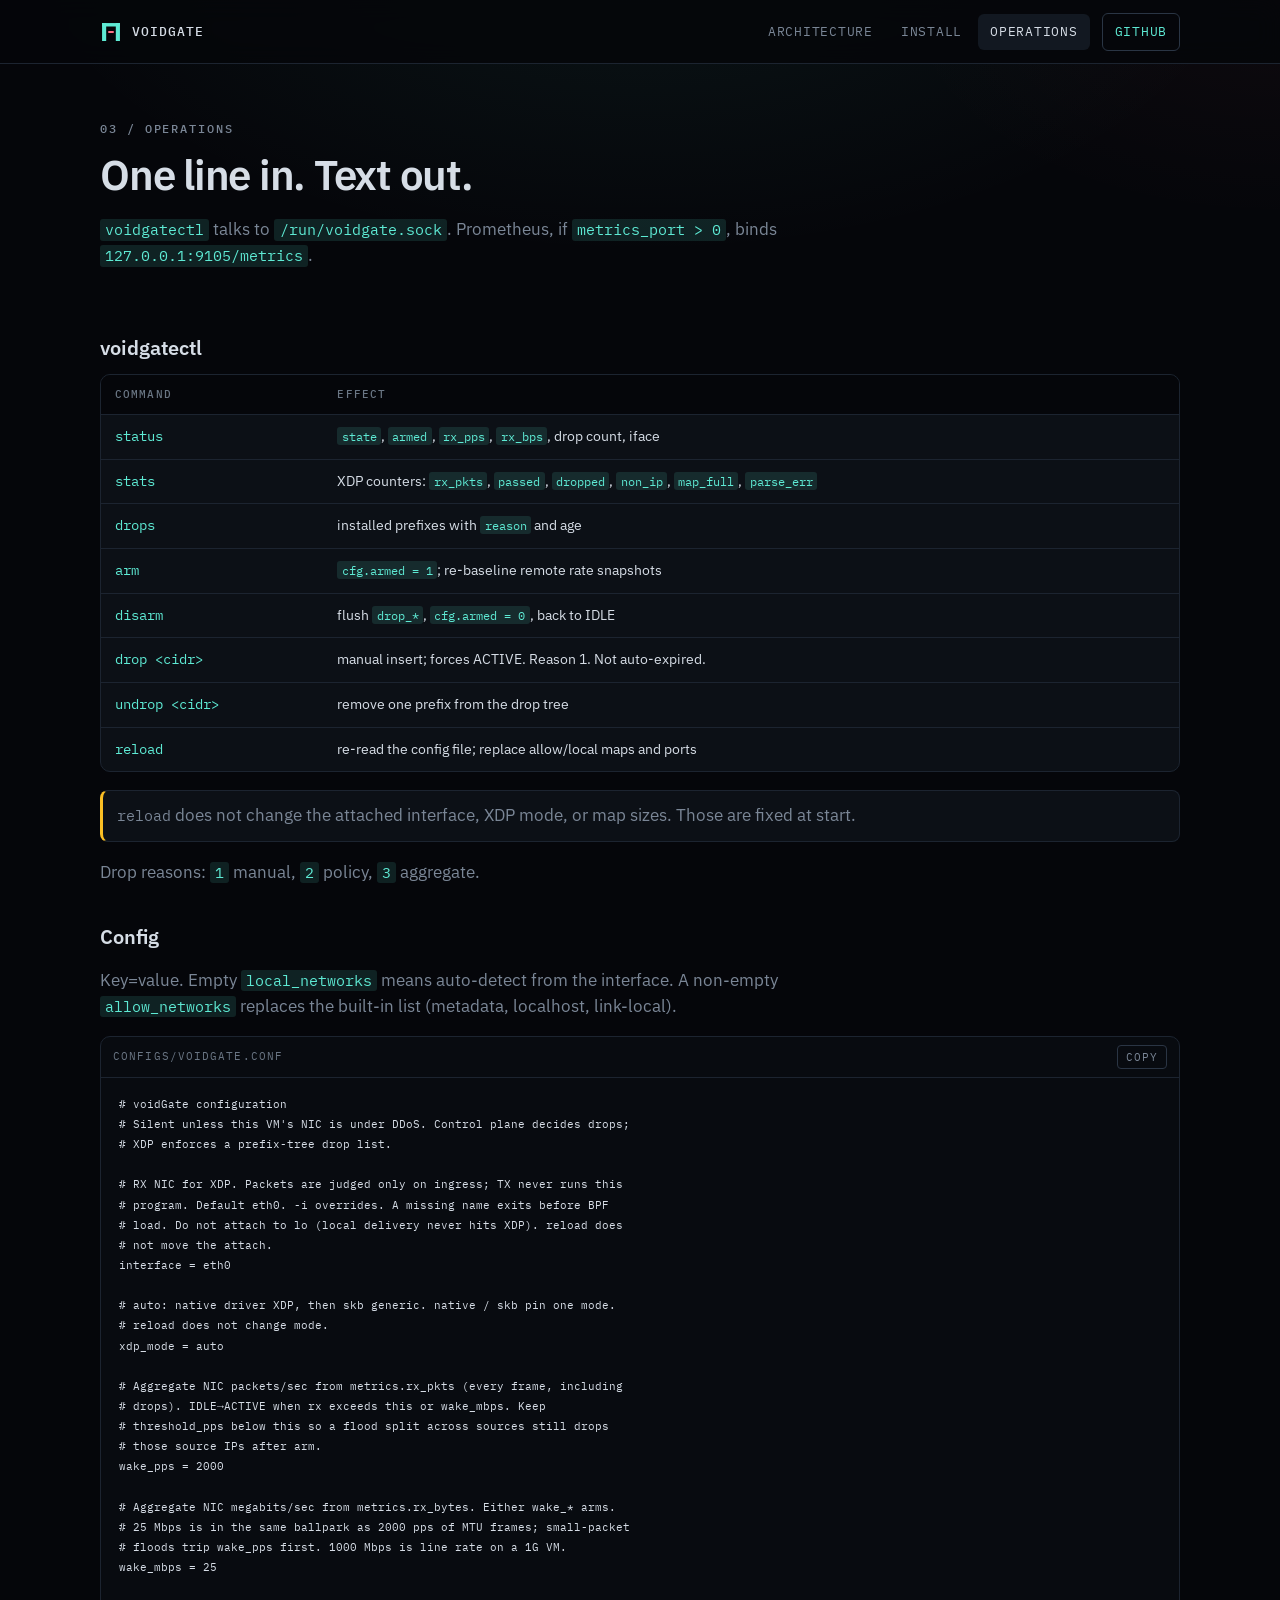
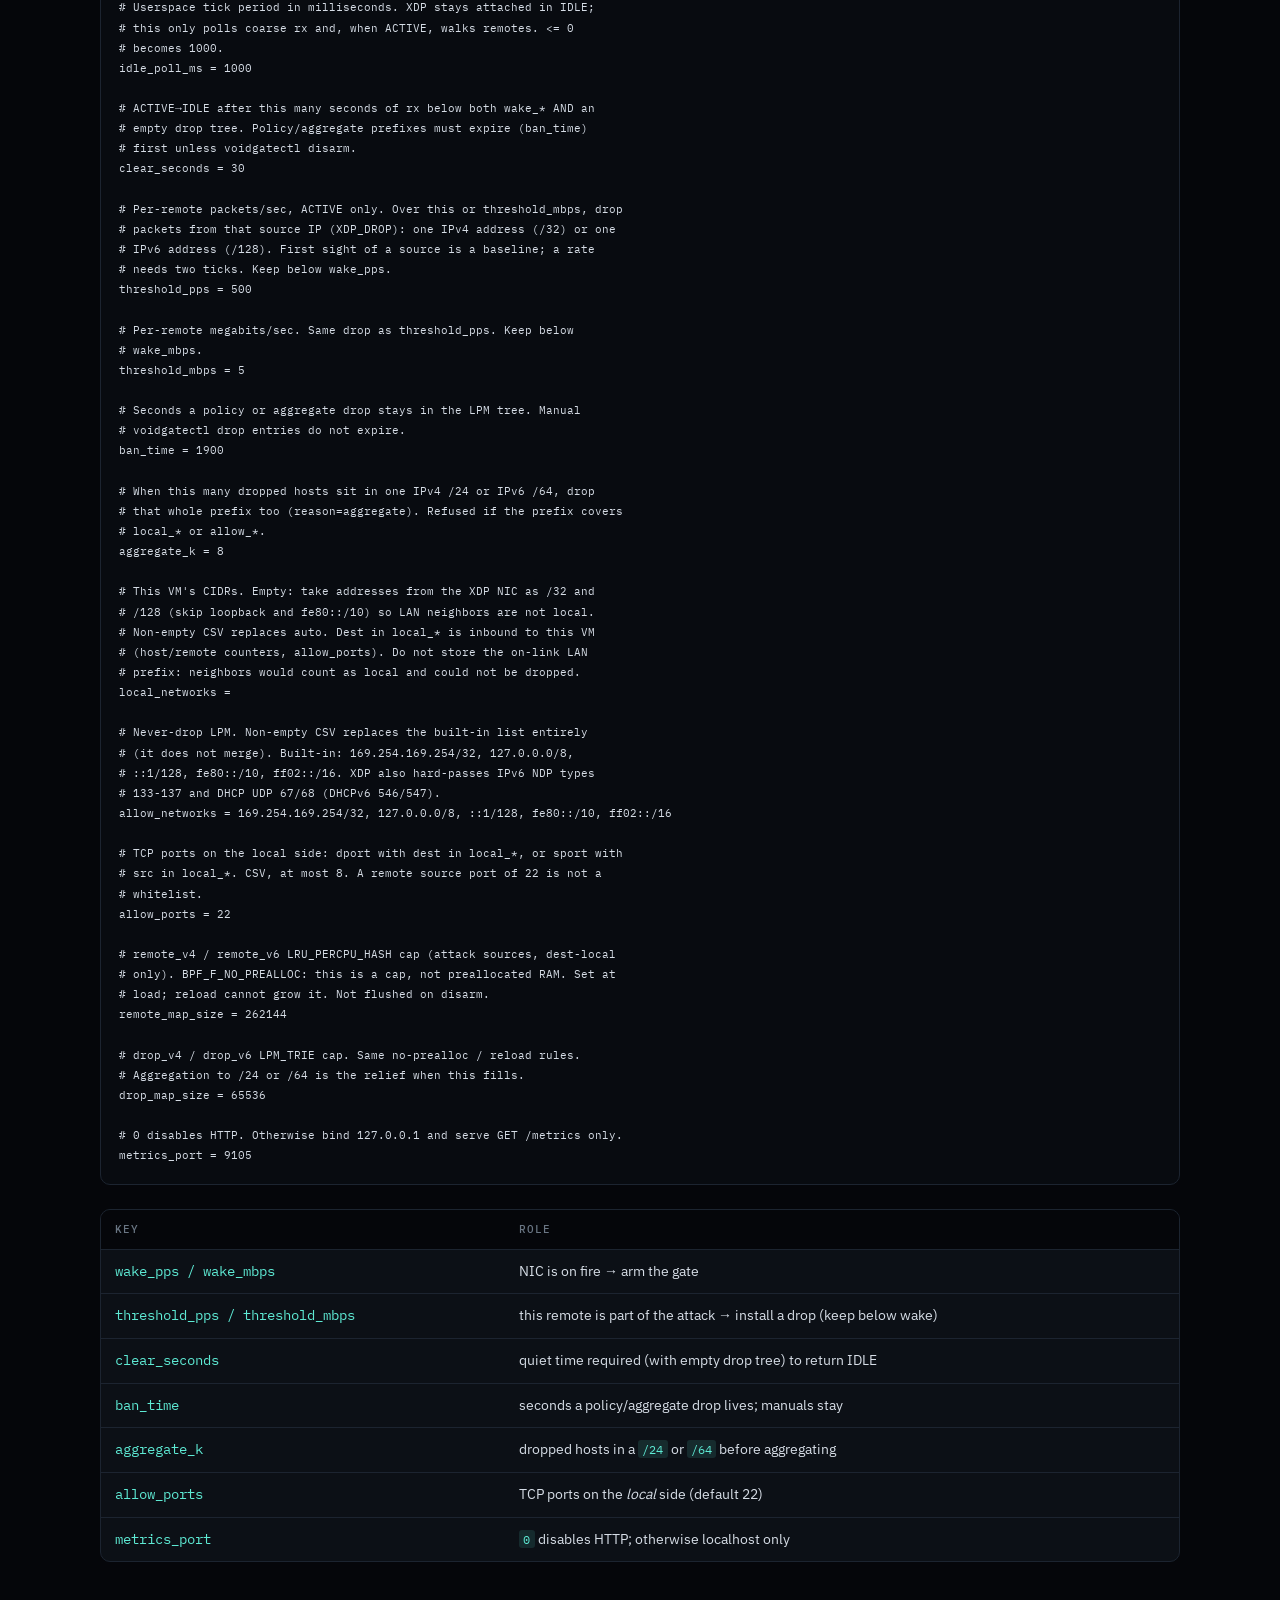
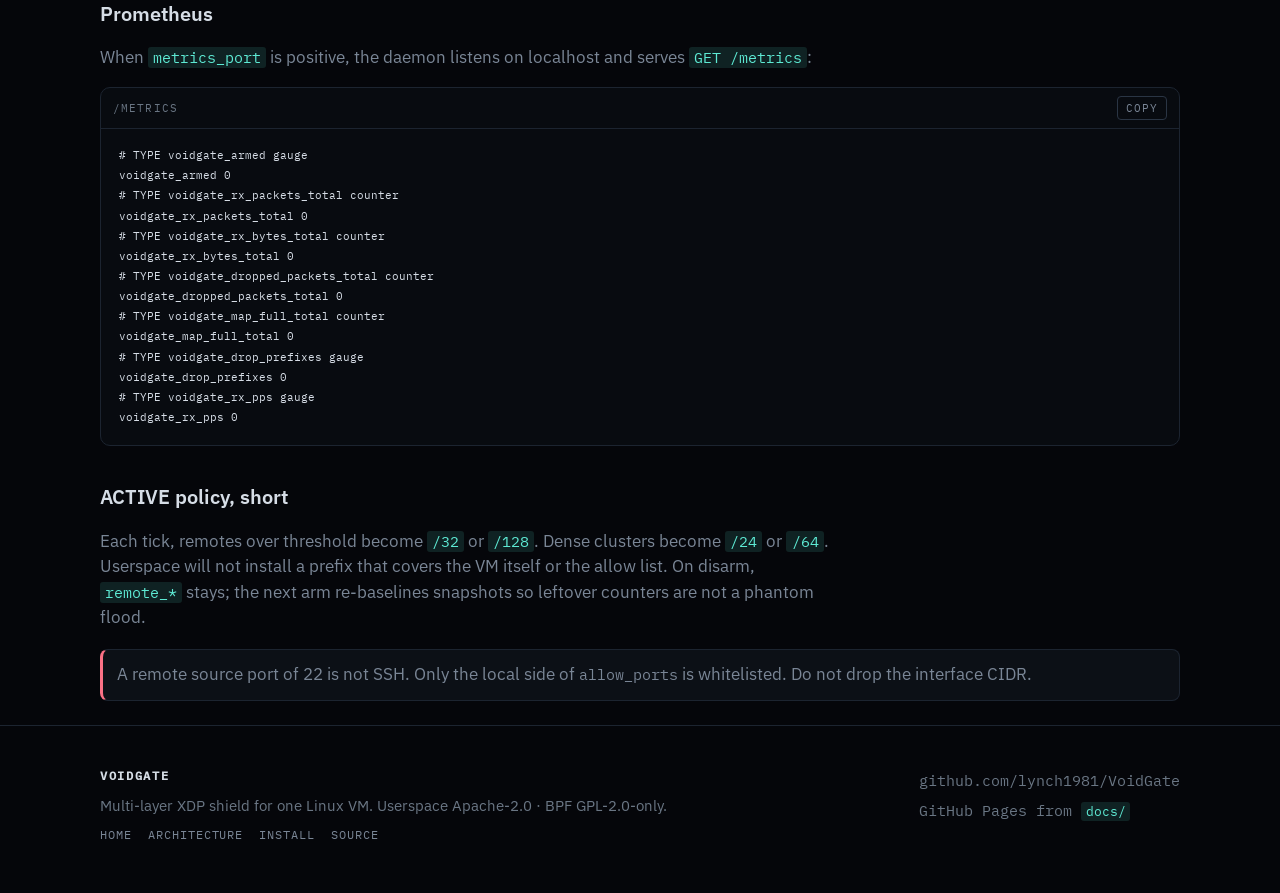
<file: docs/operations.html>
<!DOCTYPE html>
<html lang="en">
<head>
    <meta charset="utf-8">
    <meta name="viewport" content="width=device-width, initial-scale=1">
    <title>Operations — voidGate</title>
    <meta name="description" content="voidgatectl, voidgate.conf, Prometheus metrics, reload vs attach, and ACTIVE policy.">
    <meta name="theme-color" content="#05060a">
    <link rel="icon" href="img/favicon.svg" type="image/svg+xml">
    <link rel="canonical" href="https://lynch1981.github.io/VoidGate/operations.html">
    <meta property="og:title" content="Operations — voidGate">
    <meta property="og:description" content="One line in, text out. /run/voidgate.sock">
    <meta property="og:type" content="website">
    <meta property="og:url" content="https://lynch1981.github.io/VoidGate/operations.html">
    <link rel="preload" href="fonts/ibm-plex-sans-400.woff2" as="font" type="font/woff2" crossorigin>
    <link rel="preload" href="fonts/ibm-plex-mono-400.woff2" as="font" type="font/woff2" crossorigin>
    <link rel="stylesheet" href="css/site.css">
</head>
<body>
    <a class="skip" href="#main">Skip to content</a>
    <header class="site-header">
        <div class="wrap header-inner">
            <a class="brand" href="index.html">
                <img src="img/mark.svg" width="22" height="22" alt="">
                voidGate
            </a>
            <button class="nav-toggle" type="button" aria-expanded="false" aria-controls="site-nav">Menu</button>
            <nav id="site-nav" class="site-nav">
                <a href="architecture.html">Architecture</a>
                <a href="install.html">Install</a>
                <a href="operations.html">Operations</a>
                <a class="nav-ext" href="https://github.com/lynch1981/VoidGate">GitHub</a>
            </nav>
        </div>
    </header>

    <main id="main" class="wrap prose">
        <header class="page-head">
            <p class="kicker">03 / operations</p>
            <h1>One line in. Text out.</h1>
            <p class="lede"><code>voidgatectl</code> talks to <code>/run/voidgate.sock</code>. Prometheus, if <code>metrics_port &gt; 0</code>, binds <code>127.0.0.1:9105/metrics</code>.</p>
        </header>

        <h2>voidgatectl</h2>
        <div class="grid-table-wrap">
            <table class="grid-table">
                <thead>
                    <tr>
                        <th>Command</th>
                        <th>Effect</th>
                    </tr>
                </thead>
                <tbody>
                    <tr>
                        <td>status</td>
                        <td><code>state</code>, <code>armed</code>, <code>rx_pps</code>, <code>rx_bps</code>, drop count, iface</td>
                    </tr>
                    <tr>
                        <td>stats</td>
                        <td>XDP counters: <code>rx_pkts</code>, <code>passed</code>, <code>dropped</code>, <code>non_ip</code>, <code>map_full</code>, <code>parse_err</code></td>
                    </tr>
                    <tr>
                        <td>drops</td>
                        <td>installed prefixes with <code>reason</code> and age</td>
                    </tr>
                    <tr>
                        <td>arm</td>
                        <td><code>cfg.armed = 1</code>; re-baseline remote rate snapshots</td>
                    </tr>
                    <tr>
                        <td>disarm</td>
                        <td>flush <code>drop_*</code>, <code>cfg.armed = 0</code>, back to IDLE</td>
                    </tr>
                    <tr>
                        <td>drop &lt;cidr&gt;</td>
                        <td>manual insert; forces ACTIVE. Reason 1. Not auto-expired.</td>
                    </tr>
                    <tr>
                        <td>undrop &lt;cidr&gt;</td>
                        <td>remove one prefix from the drop tree</td>
                    </tr>
                    <tr>
                        <td>reload</td>
                        <td>re-read the config file; replace allow/local maps and ports</td>
                    </tr>
                </tbody>
            </table>
        </div>
        <aside class="note idle"><code>reload</code> does not change the attached interface, XDP mode, or map sizes. Those are fixed at start.</aside>
        <p>Drop reasons: <code>1</code> manual, <code>2</code> policy, <code>3</code> aggregate.</p>

        <h2>Config</h2>
        <p>Key=value. Empty <code>local_networks</code> means auto-detect from the interface. A non-empty <code>allow_networks</code> replaces the built-in list (metadata, localhost, link-local).</p>
        <div class="code">
            <div class="code-head">
                <span>configs/voidgate.conf</span>
                <button type="button" class="copy">Copy</button>
            </div>
            <pre><code># voidGate configuration
# Silent unless this VM's NIC is under DDoS. Control plane decides drops;
# XDP enforces a prefix-tree drop list.

# RX NIC for XDP. Packets are judged only on ingress; TX never runs this
# program. Default eth0. -i overrides. A missing name exits before BPF
# load. Do not attach to lo (local delivery never hits XDP). reload does
# not move the attach.
interface = eth0

# auto: native driver XDP, then skb generic. native / skb pin one mode.
# reload does not change mode.
xdp_mode = auto

# Aggregate NIC packets/sec from metrics.rx_pkts (every frame, including
# drops). IDLE→ACTIVE when rx exceeds this or wake_mbps. Keep
# threshold_pps below this so a flood split across sources still drops
# those source IPs after arm.
wake_pps = 2000

# Aggregate NIC megabits/sec from metrics.rx_bytes. Either wake_* arms.
# 25 Mbps is in the same ballpark as 2000 pps of MTU frames; small-packet
# floods trip wake_pps first. 1000 Mbps is line rate on a 1G VM.
wake_mbps = 25

# Userspace tick period in milliseconds. XDP stays attached in IDLE;
# this only polls coarse rx and, when ACTIVE, walks remotes. &lt;= 0
# becomes 1000.
idle_poll_ms = 1000

# ACTIVE→IDLE after this many seconds of rx below both wake_* AND an
# empty drop tree. Policy/aggregate prefixes must expire (ban_time)
# first unless voidgatectl disarm.
clear_seconds = 30

# Per-remote packets/sec, ACTIVE only. Over this or threshold_mbps, drop
# packets from that source IP (XDP_DROP): one IPv4 address (/32) or one
# IPv6 address (/128). First sight of a source is a baseline; a rate
# needs two ticks. Keep below wake_pps.
threshold_pps = 500

# Per-remote megabits/sec. Same drop as threshold_pps. Keep below
# wake_mbps.
threshold_mbps = 5

# Seconds a policy or aggregate drop stays in the LPM tree. Manual
# voidgatectl drop entries do not expire.
ban_time = 1900

# When this many dropped hosts sit in one IPv4 /24 or IPv6 /64, drop
# that whole prefix too (reason=aggregate). Refused if the prefix covers
# local_* or allow_*.
aggregate_k = 8

# This VM's CIDRs. Empty: take addresses from the XDP NIC as /32 and
# /128 (skip loopback and fe80::/10) so LAN neighbors are not local.
# Non-empty CSV replaces auto. Dest in local_* is inbound to this VM
# (host/remote counters, allow_ports). Do not store the on-link LAN
# prefix: neighbors would count as local and could not be dropped.
local_networks =

# Never-drop LPM. Non-empty CSV replaces the built-in list entirely
# (it does not merge). Built-in: 169.254.169.254/32, 127.0.0.0/8,
# ::1/128, fe80::/10, ff02::/16. XDP also hard-passes IPv6 NDP types
# 133-137 and DHCP UDP 67/68 (DHCPv6 546/547).
allow_networks = 169.254.169.254/32, 127.0.0.0/8, ::1/128, fe80::/10, ff02::/16

# TCP ports on the local side: dport with dest in local_*, or sport with
# src in local_*. CSV, at most 8. A remote source port of 22 is not a
# whitelist.
allow_ports = 22

# remote_v4 / remote_v6 LRU_PERCPU_HASH cap (attack sources, dest-local
# only). BPF_F_NO_PREALLOC: this is a cap, not preallocated RAM. Set at
# load; reload cannot grow it. Not flushed on disarm.
remote_map_size = 262144

# drop_v4 / drop_v6 LPM_TRIE cap. Same no-prealloc / reload rules.
# Aggregation to /24 or /64 is the relief when this fills.
drop_map_size = 65536

# 0 disables HTTP. Otherwise bind 127.0.0.1 and serve GET /metrics only.
metrics_port = 9105</code></pre>
        </div>
        <div class="grid-table-wrap">
            <table class="grid-table">
                <thead>
                    <tr>
                        <th>Key</th>
                        <th>Role</th>
                    </tr>
                </thead>
                <tbody>
                    <tr>
                        <td>wake_pps / wake_mbps</td>
                        <td>NIC is on fire → arm the gate</td>
                    </tr>
                    <tr>
                        <td>threshold_pps / threshold_mbps</td>
                        <td>this remote is part of the attack → install a drop (keep below wake)</td>
                    </tr>
                    <tr>
                        <td>clear_seconds</td>
                        <td>quiet time required (with empty drop tree) to return IDLE</td>
                    </tr>
                    <tr>
                        <td>ban_time</td>
                        <td>seconds a policy/aggregate drop lives; manuals stay</td>
                    </tr>
                    <tr>
                        <td>aggregate_k</td>
                        <td>dropped hosts in a <code>/24</code> or <code>/64</code> before aggregating</td>
                    </tr>
                    <tr>
                        <td>allow_ports</td>
                        <td>TCP ports on the <em>local</em> side (default 22)</td>
                    </tr>
                    <tr>
                        <td>metrics_port</td>
                        <td><code>0</code> disables HTTP; otherwise localhost only</td>
                    </tr>
                </tbody>
            </table>
        </div>

        <h2>Prometheus</h2>
        <p>When <code>metrics_port</code> is positive, the daemon listens on localhost and serves <code>GET /metrics</code>:</p>
        <div class="code">
            <div class="code-head">
                <span>/metrics</span>
                <button type="button" class="copy">Copy</button>
            </div>
            <pre><code># TYPE voidgate_armed gauge
voidgate_armed 0
# TYPE voidgate_rx_packets_total counter
voidgate_rx_packets_total 0
# TYPE voidgate_rx_bytes_total counter
voidgate_rx_bytes_total 0
# TYPE voidgate_dropped_packets_total counter
voidgate_dropped_packets_total 0
# TYPE voidgate_map_full_total counter
voidgate_map_full_total 0
# TYPE voidgate_drop_prefixes gauge
voidgate_drop_prefixes 0
# TYPE voidgate_rx_pps gauge
voidgate_rx_pps 0</code></pre>
        </div>

        <h2>ACTIVE policy, short</h2>
        <p>Each tick, remotes over threshold become <code>/32</code> or <code>/128</code>. Dense clusters become <code>/24</code> or <code>/64</code>. Userspace will not install a prefix that covers the VM itself or the allow list. On disarm, <code>remote_*</code> stays; the next arm re-baselines snapshots so leftover counters are not a phantom flood.</p>
        <aside class="note warn">A remote source port of 22 is not SSH. Only the local side of <code>allow_ports</code> is whitelisted. Do not drop the interface CIDR.</aside>
    </main>

    <footer class="site-footer">
        <div class="wrap footer-inner">
            <div>
                <strong>voidGate</strong>
                <p>Multi-layer XDP shield for one Linux VM. Userspace Apache-2.0 · BPF GPL-2.0-only.</p>
                <div class="footer-nav">
                    <a href="index.html">Home</a>
                    <a href="architecture.html">Architecture</a>
                    <a href="install.html">Install</a>
                    <a href="https://github.com/lynch1981/VoidGate">Source</a>
                </div>
            </div>
            <div class="footer-meta">
                <p>github.com/lynch1981/VoidGate</p>
                <p>GitHub Pages from <code>docs/</code></p>
            </div>
        </div>
    </footer>
    <script src="js/site.js"></script>
</body>
</html>
</file>
<file: docs/css/site.css>
@font-face {
    font-family: "IBM Plex Sans";
    src: url("../fonts/ibm-plex-sans-400.woff2") format("woff2");
    font-weight: 400;
    font-style: normal;
    font-display: swap;
}

@font-face {
    font-family: "IBM Plex Sans";
    src: url("../fonts/ibm-plex-sans-500.woff2") format("woff2");
    font-weight: 500;
    font-style: normal;
    font-display: swap;
}

@font-face {
    font-family: "IBM Plex Sans";
    src: url("../fonts/ibm-plex-sans-600.woff2") format("woff2");
    font-weight: 600;
    font-style: normal;
    font-display: swap;
}

@font-face {
    font-family: "IBM Plex Mono";
    src: url("../fonts/ibm-plex-mono-400.woff2") format("woff2");
    font-weight: 400;
    font-style: normal;
    font-display: swap;
}

@font-face {
    font-family: "IBM Plex Mono";
    src: url("../fonts/ibm-plex-mono-500.woff2") format("woff2");
    font-weight: 500;
    font-style: normal;
    font-display: swap;
}

:root {
    --void: #05060a;
    --panel: #0c1016;
    --panel-2: #121821;
    --line: #1c2430;
    --line-2: #2a3544;
    --pass: #5eead4;
    --pass-dim: rgba(94, 234, 212, 0.12);
    --drop: #fb7185;
    --drop-dim: rgba(251, 113, 133, 0.14);
    --idle: #fbbf24;
    --idle-dim: rgba(251, 191, 36, 0.12);
    --text: #d6dde6;
    --muted: #7a8696;
    --faint: #6a7684;
    --sans: "IBM Plex Sans", "Segoe UI", sans-serif;
    --mono: "IBM Plex Mono", ui-monospace, "Cascadia Code", Menlo, monospace;
    --wrap: 1080px;
    --header-h: 64px;
    --radius: 6px;
}

*,
*::before,
*::after {
    box-sizing: border-box;
}

html {
    scroll-behavior: smooth;
    color-scheme: dark;
}

html,
body {
    margin: 0;
    padding: 0;
}

body {
    min-height: 100vh;
    font-family: var(--sans);
    font-size: 16.5px;
    line-height: 1.55;
    color: var(--text);
    background:
        radial-gradient(900px 480px at 50% -80px, rgba(94, 234, 212, 0.07), transparent 70%),
        radial-gradient(700px 400px at 100% 0, rgba(251, 113, 133, 0.04), transparent 55%),
        var(--void);
}

::selection {
    background: var(--pass);
    color: var(--void);
}

a {
    color: var(--pass);
    text-decoration-thickness: 1px;
    text-underline-offset: 3px;
}

a:hover {
    color: #fff;
}

img {
    max-width: 100%;
    display: block;
}

code,
kbd {
    font-family: var(--mono);
    font-size: 0.88em;
    font-weight: 400;
}

p code,
li code,
td code,
dd code,
figcaption code {
    color: var(--pass);
    background: var(--pass-dim);
    padding: 0.08em 0.35em;
    border-radius: 3px;
}

.skip {
    position: absolute;
    left: 12px;
    top: -48px;
    z-index: 80;
    padding: 8px 12px;
    background: var(--pass);
    color: var(--void);
    font-family: var(--mono);
    font-size: 13px;
    font-weight: 500;
}

.skip:focus {
    top: 12px;
}

.wrap {
    width: min(var(--wrap), calc(100% - 40px));
    margin-inline: auto;
}

.site-header {
    position: sticky;
    top: 0;
    z-index: 50;
    height: var(--header-h);
    border-bottom: 1px solid var(--line);
    background: rgba(5, 6, 10, 0.86);
    backdrop-filter: blur(12px);
}

.header-inner {
    display: flex;
    align-items: center;
    justify-content: space-between;
    height: var(--header-h);
    gap: 24px;
}

.brand {
    display: flex;
    align-items: center;
    gap: 10px;
    color: var(--text);
    text-decoration: none;
    font-family: var(--mono);
    font-weight: 500;
    letter-spacing: 0.08em;
    text-transform: uppercase;
    font-size: 13px;
}

.brand img {
    width: 22px;
    height: 22px;
}

.brand:hover {
    color: var(--pass);
}

.nav-toggle {
    display: none;
    border: 1px solid var(--line-2);
    background: var(--panel);
    color: var(--text);
    font-family: var(--mono);
    font-size: 12px;
    letter-spacing: 0.08em;
    text-transform: uppercase;
    padding: 8px 12px;
    border-radius: var(--radius);
    cursor: pointer;
}

.site-nav {
    display: flex;
    align-items: center;
    gap: 4px;
}

.site-nav a {
    color: var(--muted);
    text-decoration: none;
    font-family: var(--mono);
    font-size: 12.5px;
    letter-spacing: 0.06em;
    text-transform: uppercase;
    padding: 8px 12px;
    border-radius: var(--radius);
}

.site-nav a:hover,
.site-nav a[aria-current="page"] {
    color: var(--text);
    background: var(--panel-2);
}

.site-nav a.nav-ext {
    color: var(--pass);
    margin-left: 8px;
    border: 1px solid var(--line-2);
}

.kicker {
    margin: 0 0 12px;
    font-family: var(--mono);
    font-size: 12px;
    font-weight: 500;
    letter-spacing: 0.16em;
    text-transform: uppercase;
    color: var(--pass);
}

.display {
    margin: 0;
    font-family: var(--mono);
    font-weight: 500;
    font-size: clamp(3rem, 9vw, 6.4rem);
    letter-spacing: -0.05em;
    line-height: 0.92;
    color: #fff;
}

.lede {
    margin: 18px 0 0;
    max-width: 40rem;
    font-size: 1.15rem;
    color: var(--muted);
}

.section-lede {
    margin: 0 0 18px;
    max-width: 40rem;
    color: var(--muted);
}

.datapath:focus-visible {
    outline: 2px solid var(--pass);
    outline-offset: 3px;
}

.hero {
    padding: 72px 0 36px;
}

.hero-actions {
    display: flex;
    flex-wrap: wrap;
    gap: 12px;
    margin-top: 28px;
}

.btn {
    display: inline-flex;
    align-items: center;
    gap: 8px;
    padding: 10px 16px;
    border-radius: var(--radius);
    font-family: var(--mono);
    font-size: 13px;
    font-weight: 500;
    letter-spacing: 0.06em;
    text-transform: uppercase;
    text-decoration: none;
    border: 1px solid transparent;
}

.btn-pass {
    background: var(--pass);
    color: var(--void);
}

.btn-pass:hover {
    background: #fff;
    color: var(--void);
}

.btn-ghost {
    background: transparent;
    color: var(--text);
    border-color: var(--line-2);
}

.btn-ghost:hover {
    border-color: var(--pass);
    color: var(--pass);
}

.datapath {
    margin: 28px 0 72px;
    border: 1px solid var(--line);
    background: var(--panel);
    border-radius: 10px;
    overflow: hidden;
}

.datapath-head {
    display: flex;
    flex-wrap: wrap;
    align-items: center;
    justify-content: space-between;
    gap: 16px;
    padding: 14px 16px;
    border-bottom: 1px solid var(--line);
}

.seg {
    display: inline-flex;
    padding: 3px;
    border: 1px solid var(--line-2);
    border-radius: 8px;
    background: var(--void);
}

.seg button {
    appearance: none;
    border: 0;
    background: transparent;
    color: var(--muted);
    font-family: var(--mono);
    font-size: 12px;
    font-weight: 500;
    letter-spacing: 0.1em;
    text-transform: uppercase;
    padding: 8px 14px;
    border-radius: 5px;
    cursor: pointer;
}

.seg button[aria-selected="true"][data-arm="0"] {
    background: var(--idle-dim);
    color: var(--idle);
}

.seg button[aria-selected="true"][data-arm="1"] {
    background: var(--drop-dim);
    color: var(--drop);
}

.metrics {
    display: flex;
    flex-wrap: wrap;
    gap: 18px 24px;
    margin: 0;
}

.metrics div {
    display: flex;
    flex-direction: column;
    gap: 2px;
}

.metrics dt {
    font-family: var(--mono);
    font-size: 10px;
    letter-spacing: 0.12em;
    text-transform: uppercase;
    color: var(--faint);
}

.metrics dd {
    margin: 0;
    font-family: var(--mono);
    font-size: 14px;
    font-variant-numeric: tabular-nums;
    color: var(--text);
}

.datapath-body {
    position: relative;
    padding: 28px 18px 22px;
    min-height: 168px;
}

.stages {
    list-style: none;
    display: flex;
    flex-wrap: wrap;
    justify-content: space-between;
    gap: 10px 8px;
    margin: 0;
    padding: 0;
    position: relative;
    z-index: 1;
}

.stages li {
    flex: 1 1 88px;
    min-width: 88px;
    text-align: center;
    font-family: var(--mono);
    font-size: 11px;
    letter-spacing: 0.08em;
    text-transform: uppercase;
    color: var(--muted);
    border: 1px solid var(--line-2);
    background: var(--void);
    border-radius: var(--radius);
    padding: 12px 8px;
    transition: opacity 0.2s, border-color 0.2s, color 0.2s;
}

.datapath[data-armed="0"] .armed-only {
    opacity: 0.28;
}

.stages .verdict.pass {
    color: var(--pass);
    border-color: rgba(94, 234, 212, 0.35);
    background: var(--pass-dim);
}

.stages .verdict.drop {
    color: var(--drop);
    border-color: rgba(251, 113, 133, 0.4);
    background: var(--drop-dim);
}

.datapath-lane {
    position: absolute;
    inset: 0;
    pointer-events: none;
    overflow: hidden;
}

.pkt {
    position: absolute;
    width: 9px;
    height: 9px;
    margin: -4.5px 0 0 -4.5px;
    border-radius: 2px;
    background: var(--pass);
    box-shadow: 0 0 12px rgba(94, 234, 212, 0.8);
    z-index: 2;
}

.pkt.is-drop {
    background: var(--drop);
    box-shadow: 0 0 12px rgba(251, 113, 133, 0.85);
}

.datapath-note {
    margin: 0;
    padding: 10px 16px 14px;
    font-family: var(--mono);
    font-size: 12px;
    color: var(--faint);
    border-top: 1px solid var(--line);
}

.section {
    padding: 28px 0 64px;
}

.section-head {
    display: flex;
    align-items: baseline;
    justify-content: space-between;
    gap: 16px;
    margin-bottom: 22px;
    padding-bottom: 12px;
    border-bottom: 1px solid var(--line);
}

.section-head h2 {
    margin: 0;
    font-size: 1.35rem;
    font-weight: 600;
}

.section-head .idx {
    font-family: var(--mono);
    font-size: 12px;
    letter-spacing: 0.14em;
    text-transform: uppercase;
    color: var(--faint);
}

.facts {
    display: grid;
    grid-template-columns: repeat(3, 1fr);
    gap: 14px;
}

.fact {
    border: 1px solid var(--line);
    background: var(--panel);
    border-radius: 10px;
    padding: 20px 18px 18px;
}

.fact .tag {
    font-family: var(--mono);
    font-size: 11px;
    letter-spacing: 0.14em;
    text-transform: uppercase;
    color: var(--pass);
    margin: 0 0 10px;
}

.fact h3 {
    margin: 0 0 8px;
    font-size: 1.05rem;
}

.fact p {
    margin: 0;
    color: var(--muted);
    font-size: 0.95rem;
}

.nogo {
    display: grid;
    grid-template-columns: 1fr 1fr;
    gap: 10px 28px;
    margin: 0;
    padding: 0;
    list-style: none;
}

.nogo li {
    font-family: var(--mono);
    font-size: 14px;
    color: var(--muted);
    padding: 10px 0;
    border-bottom: 1px solid var(--line);
}

.nogo li::before {
    content: "— ";
    color: var(--faint);
}

.shield {
    list-style: none;
    margin: 0 0 8px;
    padding: 0;
    display: grid;
    gap: 10px;
}

.shield + .nogo {
    margin-top: 20px;
}

.shield > li {
    display: grid;
    grid-template-columns: 52px 1fr;
    gap: 16px;
    align-items: start;
    border: 1px solid var(--line);
    background: var(--panel);
    border-radius: 10px;
    padding: 18px 18px 16px;
    border-left-width: 3px;
}

.shield .layer-idx {
    font-family: var(--mono);
    font-size: 12px;
    font-weight: 500;
    letter-spacing: 0.12em;
    padding-top: 4px;
}

.shield h3 {
    margin: 0 0 6px;
    font-family: var(--mono);
    font-size: 13px;
    letter-spacing: 0.14em;
    text-transform: uppercase;
}

.shield p {
    margin: 0;
    color: var(--muted);
    font-size: 0.95rem;
}

.shield .watch {
    border-left-color: var(--idle);
}

.shield .watch .layer-idx,
.shield .watch h3 {
    color: var(--idle);
}

.shield .keep {
    border-left-color: var(--pass);
}

.shield .keep .layer-idx,
.shield .keep h3 {
    color: var(--pass);
}

.shield .cut {
    border-left-color: var(--drop);
}

.shield .cut .layer-idx,
.shield .cut h3 {
    color: var(--drop);
}

.shield .widen {
    border-left-color: var(--text);
}

.shield .widen .layer-idx,
.shield .widen h3 {
    color: var(--text);
}

@media (min-width: 721px) {
    .shield > li:nth-child(2) {
        margin-inline: 14px;
    }

    .shield > li:nth-child(3) {
        margin-inline: 28px;
    }

    .shield > li:nth-child(4) {
        margin-inline: 42px;
    }
}

.machine {
    display: grid;
    grid-template-columns: 1fr auto 1fr;
    gap: 16px;
    align-items: stretch;
}

.machine article {
    border: 1px solid var(--line);
    background: var(--panel);
    border-radius: 10px;
    padding: 20px;
}

.machine .idle {
    border-color: rgba(251, 191, 36, 0.35);
}

.machine .active {
    border-color: rgba(251, 113, 133, 0.35);
}

.machine h3 {
    margin: 0 0 6px;
    font-family: var(--mono);
    font-size: 13px;
    letter-spacing: 0.14em;
    text-transform: uppercase;
}

.machine .idle h3 {
    color: var(--idle);
}

.machine .active h3 {
    color: var(--drop);
}

.machine p {
    margin: 0;
    color: var(--muted);
    font-size: 0.95rem;
}

.machine ul {
    margin: 12px 0 0;
    padding: 0 0 0 18px;
    color: var(--muted);
}

.arrows {
    display: flex;
    flex-direction: column;
    justify-content: center;
    gap: 18px;
    font-family: var(--mono);
    font-size: 11px;
    color: var(--muted);
    min-width: 160px;
}

.arrows div {
    text-align: center;
}

.arrows span {
    display: block;
    color: var(--faint);
    margin-top: 4px;
}

.page-head {
    padding: 56px 0 28px;
}

.page-head h1 {
    margin: 0;
    font-size: clamp(1.8rem, 4vw, 2.6rem);
    font-weight: 600;
    letter-spacing: -0.03em;
    line-height: 1.15;
    max-width: 18ch;
}

.page-head .lede {
    font-size: 1.05rem;
}

.prose h2 {
    margin: 2.2rem 0 0.7rem;
    font-size: 1.25rem;
}

.prose h3 {
    margin: 1.6rem 0 0.5rem;
    font-size: 1.02rem;
}

.prose p,
.prose li {
    color: var(--muted);
}

.prose p {
    max-width: 46rem;
}

.prose strong {
    color: var(--text);
    font-weight: 500;
}

.path {
    list-style: none;
    margin: 0;
    padding: 0;
    counter-reset: step;
}

.path li {
    position: relative;
    padding: 14px 0 14px 56px;
    border-bottom: 1px solid var(--line);
    color: var(--muted);
}

.path li::before {
    counter-increment: step;
    content: counter(step, decimal-leading-zero);
    position: absolute;
    left: 0;
    top: 14px;
    font-family: var(--mono);
    font-size: 12px;
    letter-spacing: 0.08em;
    color: var(--pass);
}

.path .drop-step {
    color: var(--drop);
}

.grid-table-wrap {
    overflow-x: auto;
    border: 1px solid var(--line);
    border-radius: 10px;
    background: var(--panel);
}

.grid-table {
    width: 100%;
    border-collapse: collapse;
    font-size: 14px;
}

.grid-table th,
.grid-table td {
    text-align: left;
    padding: 11px 14px;
    border-bottom: 1px solid var(--line);
    vertical-align: top;
}

.grid-table th {
    font-family: var(--mono);
    font-size: 11px;
    font-weight: 500;
    letter-spacing: 0.1em;
    text-transform: uppercase;
    color: var(--faint);
    background: var(--void);
}

.grid-table tr:last-child td {
    border-bottom: 0;
}

.grid-table td:first-child {
    font-family: var(--mono);
    color: var(--pass);
    white-space: nowrap;
}

.checks {
    list-style: none;
    margin: 0;
    padding: 0;
}

.checks li {
    display: grid;
    grid-template-columns: 18px 1fr;
    gap: 12px;
    padding: 12px 0;
    border-bottom: 1px solid var(--line);
    color: var(--muted);
}

.checks li::before {
    content: "";
    width: 8px;
    height: 8px;
    margin-top: 7px;
    background: var(--pass);
    box-shadow: 0 0 8px var(--pass);
}

.code {
    margin: 16px 0 24px;
    border: 1px solid var(--line);
    border-radius: 10px;
    background: #080b10;
    overflow: hidden;
}

.code-head {
    display: flex;
    align-items: center;
    justify-content: space-between;
    padding: 8px 12px;
    border-bottom: 1px solid var(--line);
    font-family: var(--mono);
    font-size: 11px;
    letter-spacing: 0.1em;
    text-transform: uppercase;
    color: var(--faint);
}

.copy {
    appearance: none;
    border: 1px solid var(--line-2);
    background: transparent;
    color: var(--muted);
    font-family: var(--mono);
    font-size: 11px;
    letter-spacing: 0.08em;
    text-transform: uppercase;
    padding: 4px 8px;
    border-radius: 4px;
    cursor: pointer;
}

.copy:hover,
.copy.is-copied {
    color: var(--pass);
    border-color: var(--pass);
}

.code pre {
    margin: 0;
    padding: 16px 18px 18px;
    overflow-x: auto;
    font-family: var(--mono);
    font-size: 13px;
    line-height: 1.55;
    color: var(--text);
}

.note {
    border: 1px solid var(--line);
    border-left-width: 3px;
    border-radius: 8px;
    padding: 12px 14px;
    margin: 18px 0;
    color: var(--muted);
    background: var(--panel);
}

.note.warn {
    border-left-color: var(--drop);
}

.note.ok {
    border-left-color: var(--pass);
}

.note.idle {
    border-left-color: var(--idle);
}

.term {
    border: 1px solid var(--line);
    border-radius: 10px;
    background: #07090d;
    overflow: hidden;
}

.term-bar {
    display: flex;
    align-items: center;
    gap: 6px;
    padding: 10px 12px;
    border-bottom: 1px solid var(--line);
    color: var(--faint);
    font-family: var(--mono);
    font-size: 11px;
    letter-spacing: 0.1em;
    text-transform: uppercase;
}

.term-bar i {
    width: 8px;
    height: 8px;
    border-radius: 50%;
    background: var(--line-2);
}

.term-bar i:nth-child(1) { background: #fb7185; }
.term-bar i:nth-child(2) { background: #fbbf24; }
.term-bar i:nth-child(3) { background: #5eead4; }

.term pre {
    margin: 0;
    padding: 16px 18px 20px;
    font-family: var(--mono);
    font-size: 13px;
    line-height: 1.6;
    overflow-x: auto;
    color: var(--text);
}

.term .cmd {
    color: var(--pass);
}

.term .out {
    color: var(--muted);
}

.two {
    display: grid;
    grid-template-columns: 1fr 1fr;
    gap: 16px;
}

.site-footer {
    border-top: 1px solid var(--line);
    padding: 36px 0 48px;
    margin-top: 24px;
}

.footer-inner {
    display: flex;
    justify-content: space-between;
    gap: 32px;
    flex-wrap: wrap;
}

.footer-inner strong {
    font-family: var(--mono);
    font-size: 12px;
    letter-spacing: 0.14em;
    text-transform: uppercase;
}

.footer-inner p {
    margin: 8px 0 0;
    color: var(--faint);
    font-size: 0.92rem;
    max-width: 36rem;
}

.footer-meta {
    font-family: var(--mono);
    font-size: 12px;
    color: var(--faint);
}

.footer-nav {
    display: flex;
    gap: 16px;
    flex-wrap: wrap;
    margin-top: 8px;
}

.footer-nav a {
    color: var(--muted);
    text-decoration: none;
    font-family: var(--mono);
    font-size: 12px;
    text-transform: uppercase;
    letter-spacing: 0.08em;
}

.footer-nav a:hover {
    color: var(--pass);
}

.focus-ring:focus-visible,
a:focus-visible,
button:focus-visible {
    outline: 2px solid var(--pass);
    outline-offset: 3px;
}

@media (max-width: 860px) {
    .facts,
    .nogo,
    .machine,
    .two {
        grid-template-columns: 1fr;
    }

    .arrows {
        flex-direction: row;
        min-width: 0;
        justify-content: space-around;
        font-size: 11px;
    }

    .page-head h1 {
        max-width: none;
    }
}

@media (max-width: 720px) {
    .nav-toggle {
        display: inline-flex;
    }

    .site-nav {
        display: none;
        position: absolute;
        top: var(--header-h);
        left: 0;
        right: 0;
        flex-direction: column;
        align-items: stretch;
        padding: 8px 16px 16px;
        background: rgba(5, 6, 10, 0.97);
        border-bottom: 1px solid var(--line);
        gap: 4px;
    }

    .site-header.is-open .site-nav {
        display: flex;
    }

    .site-nav a.nav-ext {
        margin-left: 0;
    }

    .hero {
        padding-top: 48px;
    }

    .stages li {
        flex: 1 1 calc(50% - 8px);
    }
}

@media (prefers-reduced-motion: reduce) {
    html {
        scroll-behavior: auto;
    }

    .pkt {
        display: none;
    }
}
</file>
